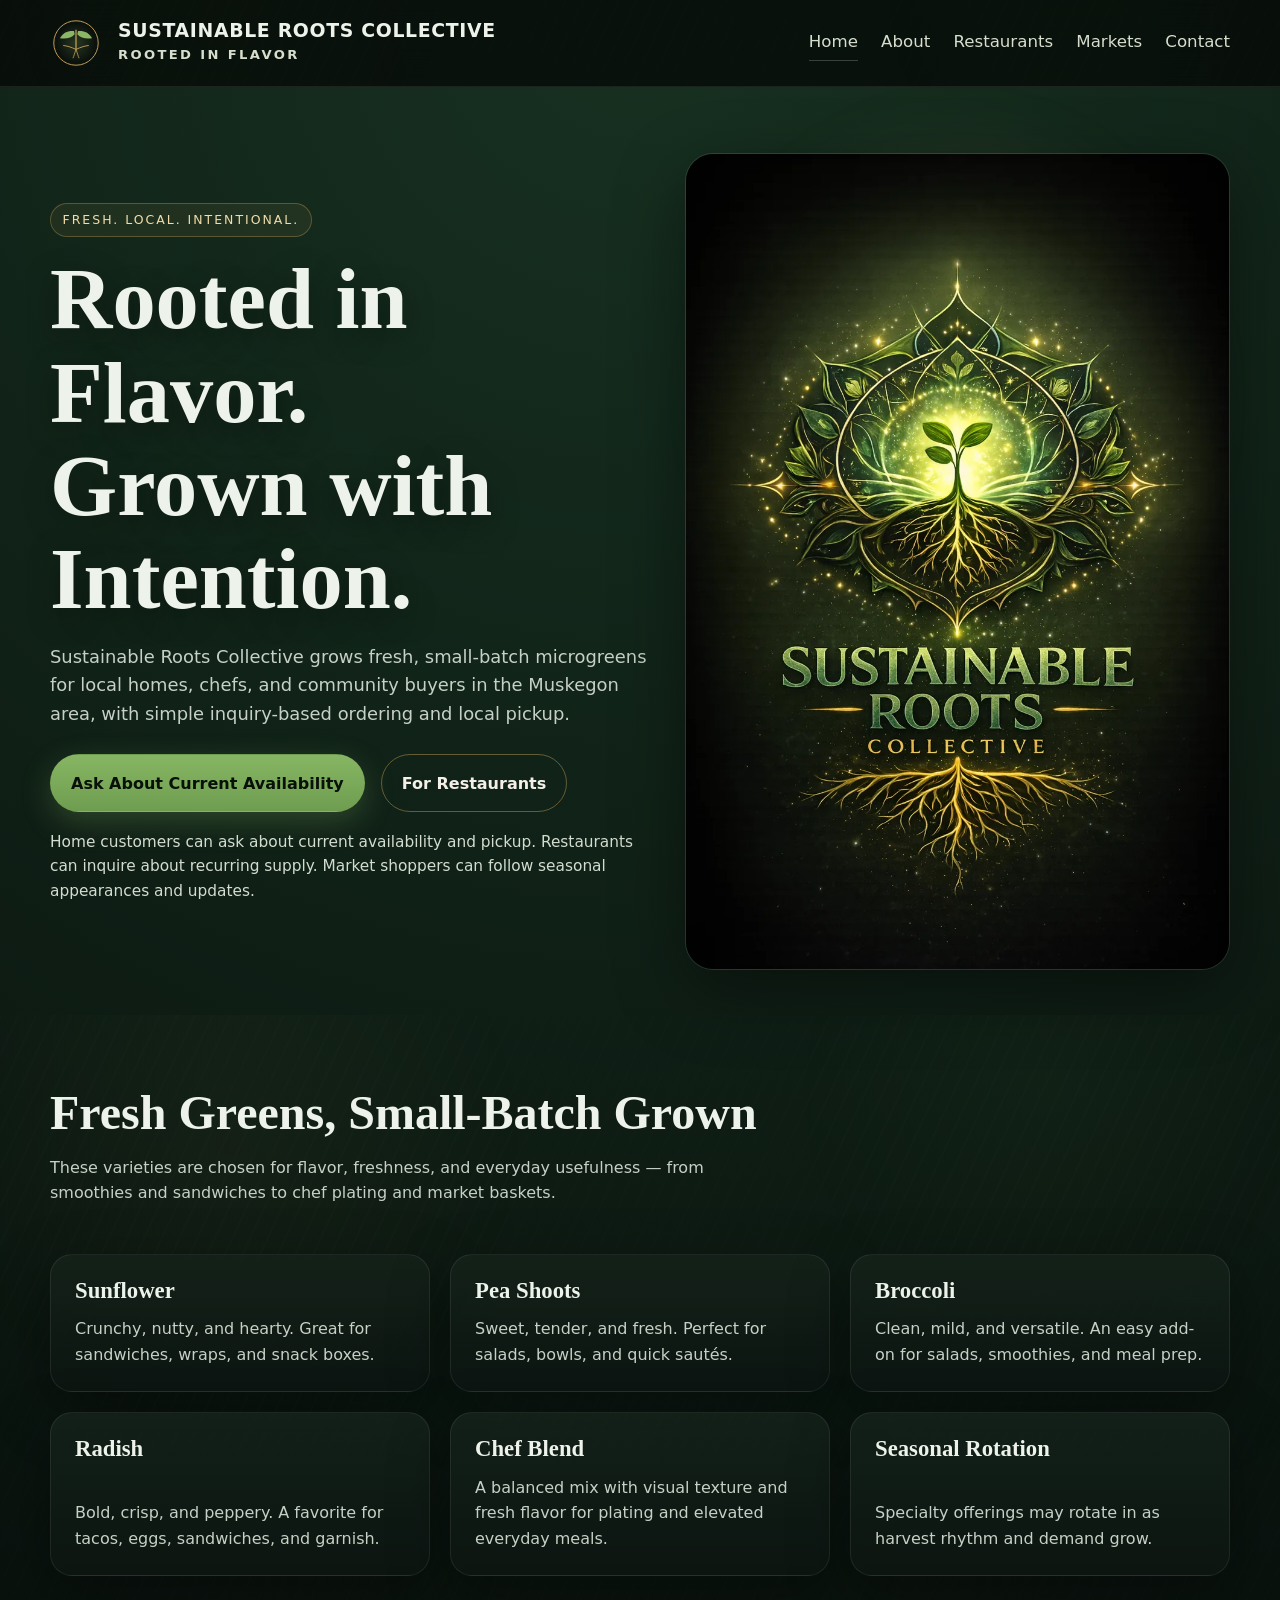
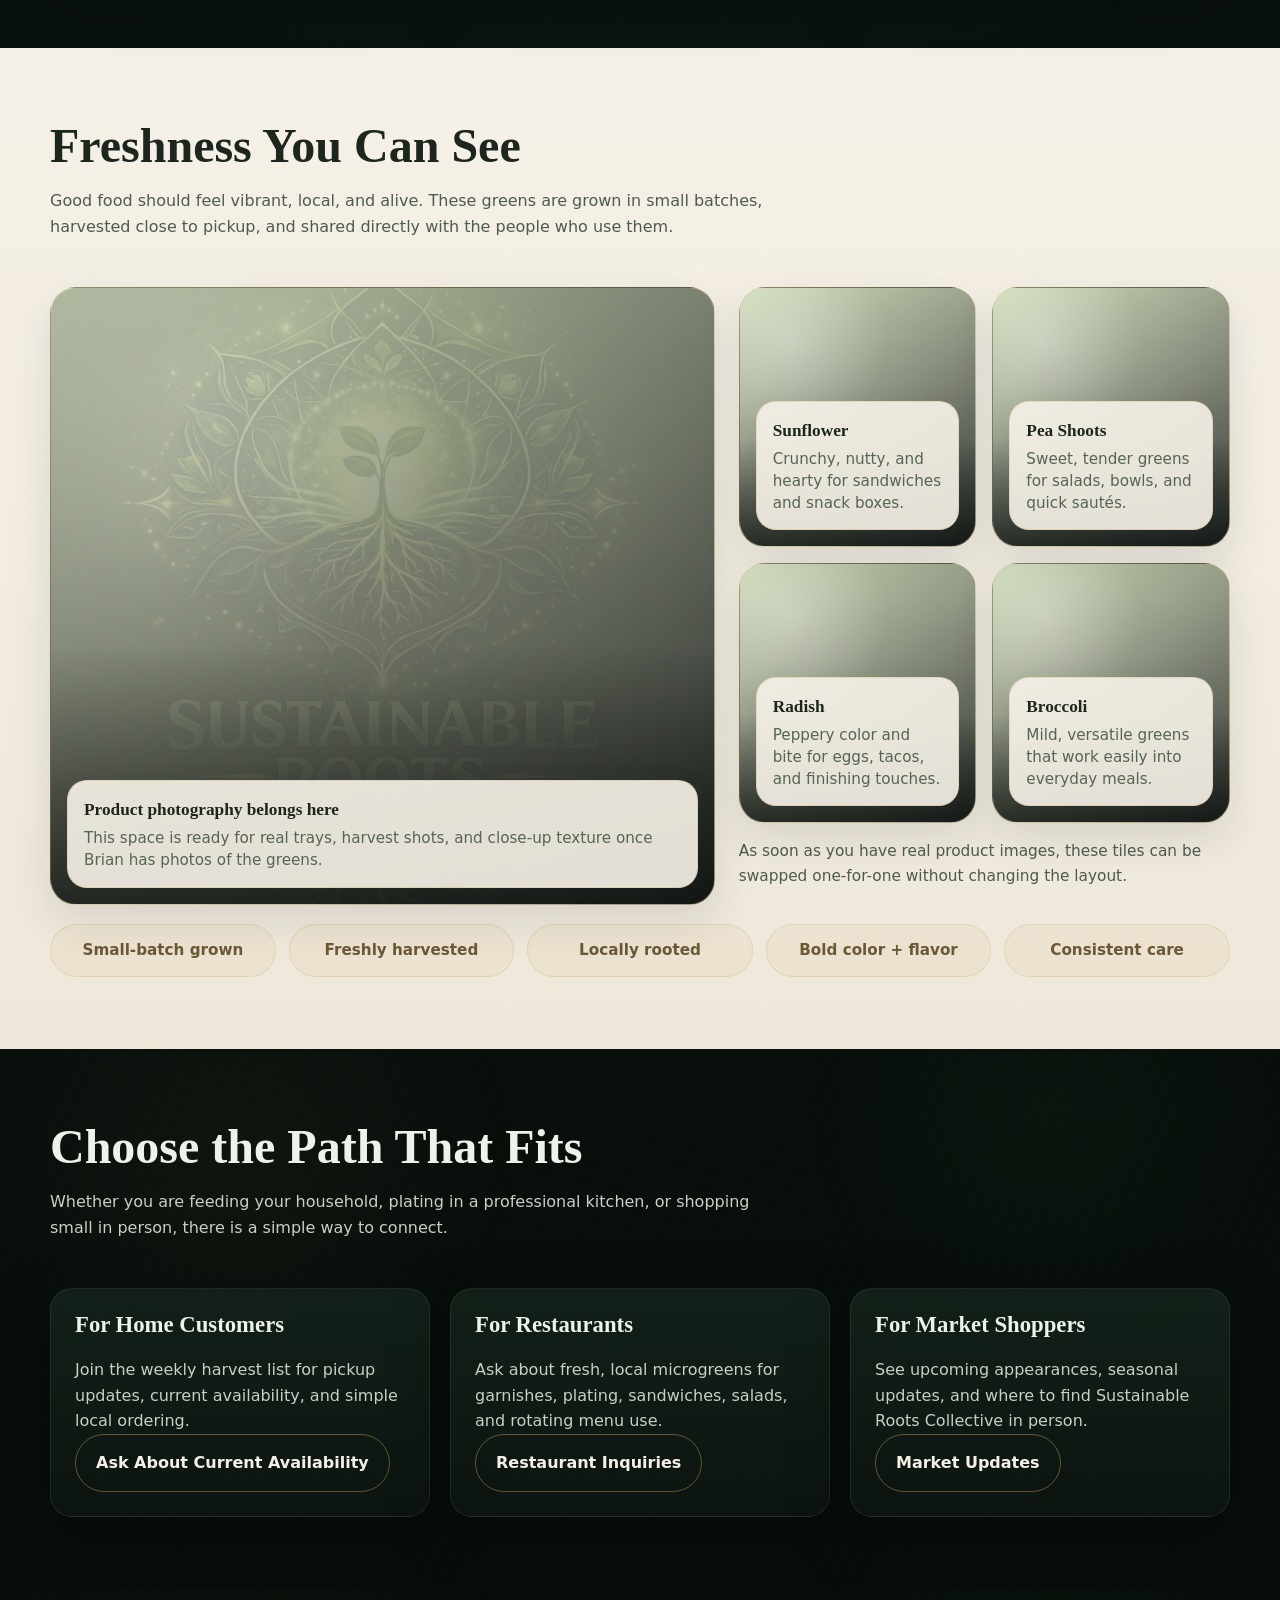
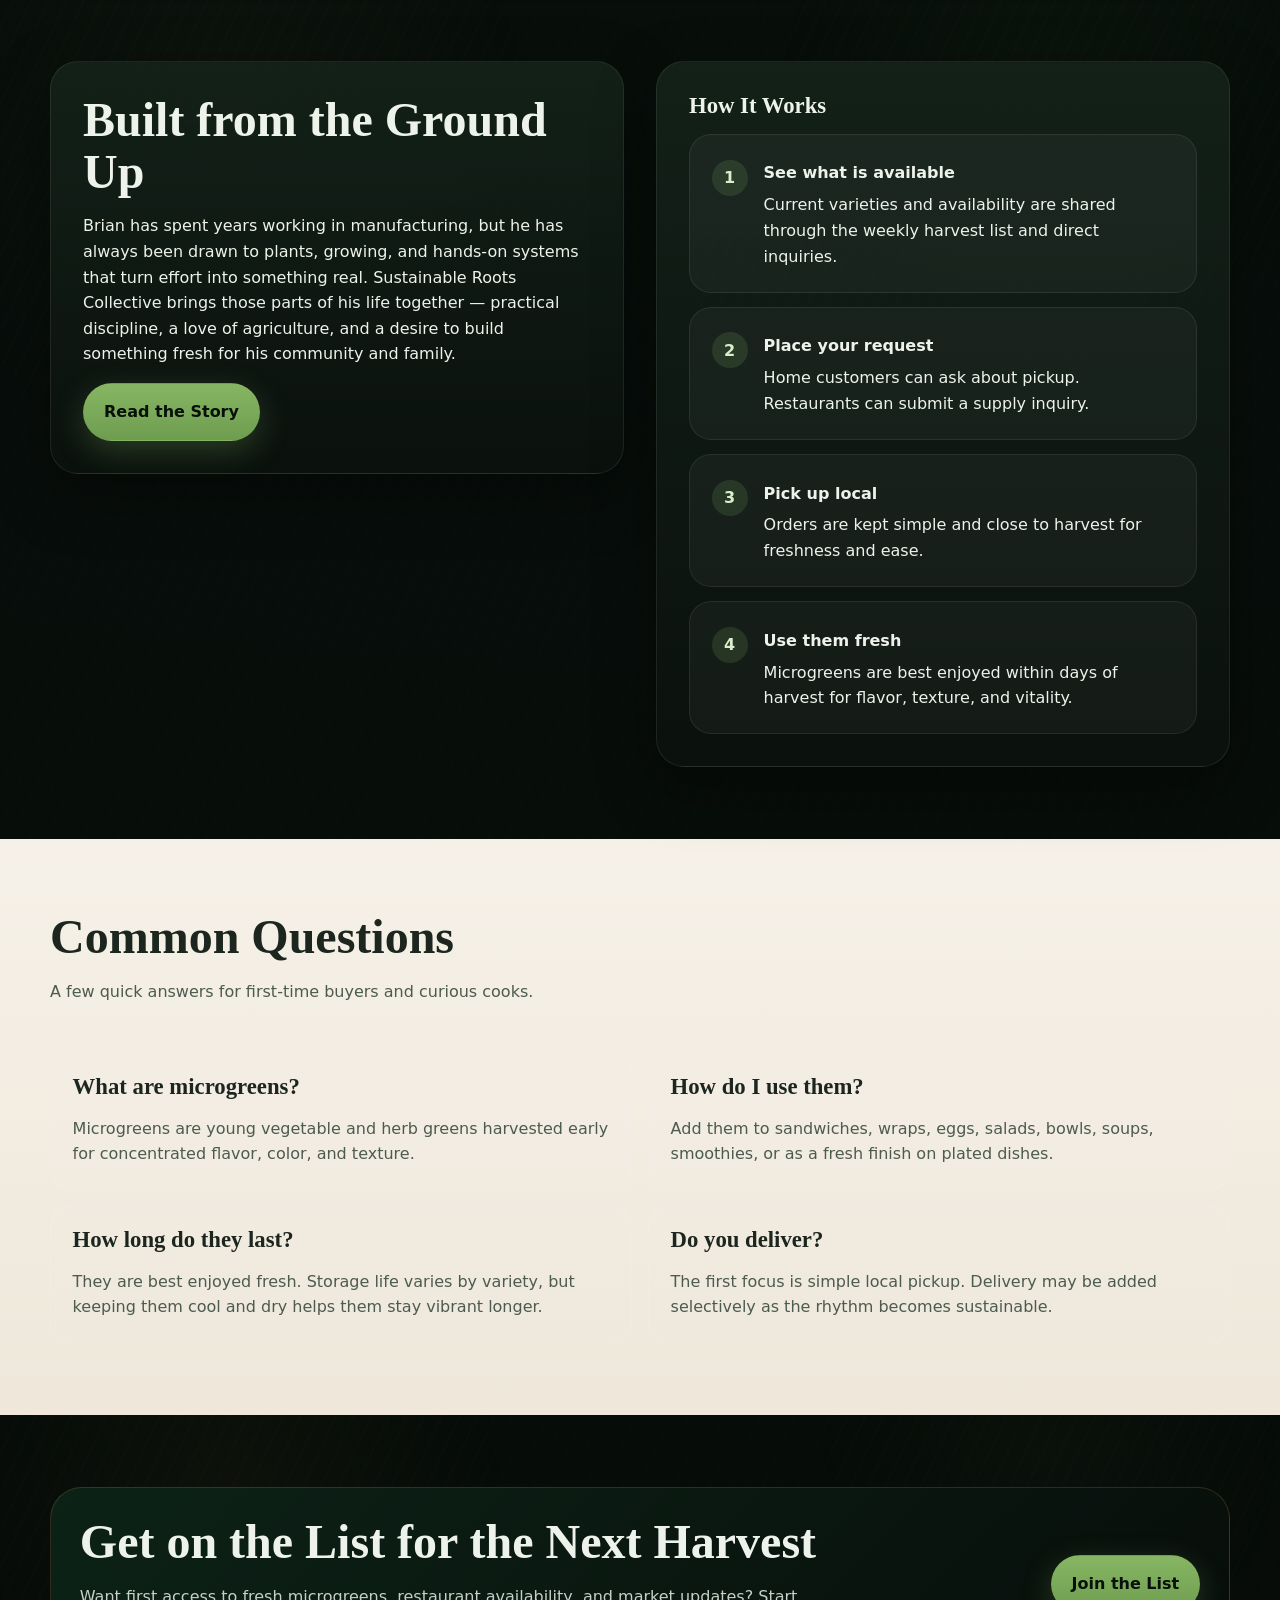
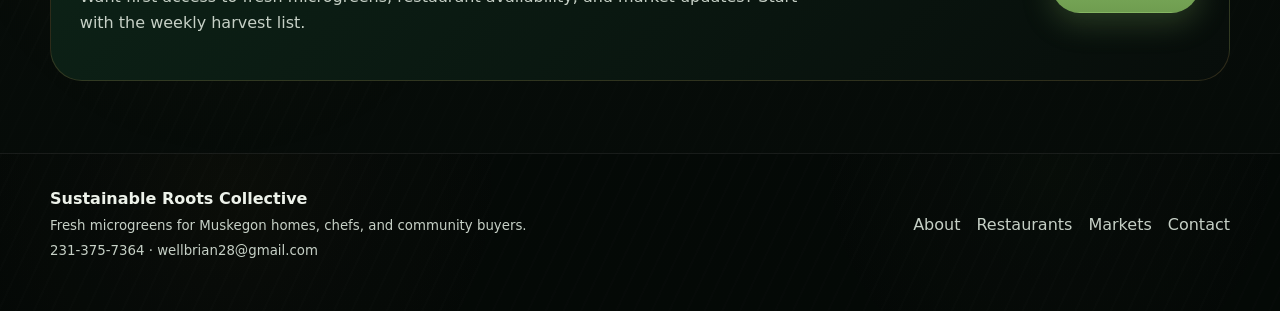
<file: index.html>
<!DOCTYPE html>
<html lang="en">
<head>
  <meta charset="UTF-8" />
  <meta name="viewport" content="width=device-width, initial-scale=1.0" />
  <title>Sustainable Roots Collective | Fresh Microgreens in Muskegon</title>
  <meta name="description" content="Fresh, small-batch microgreens grown in Muskegon for local homes, chefs, and community buyers. Join the weekly harvest list or ask about restaurant supply." />
  <meta property="og:title" content="Sustainable Roots Collective" />
  <meta property="og:description" content="Fresh, small-batch microgreens grown for Muskegon homes, chefs, and community buyers." />
  <meta property="og:image" content="assets/brand/hero-art-opt.png" />
  <meta property="og:type" content="website" />
  <link rel="icon" type="image/svg+xml" href="assets/brand/favicon.svg" />
  <link rel="canonical" href="https://sustainable-roots-collective-site.netlify.app/index.html" />
  <link rel="stylesheet" href="styles.css" />
</head>
<body>
  <a class="skip-link" href="#main-content">Skip to content</a>
  <header class="site-header">
    <div class="container nav">
      <a class="brand" href="index.html" aria-label="Sustainable Roots Collective home">
        <img src="assets/brand/logo-mark.svg" alt="Sustainable Roots Collective mark" />
        <span class="brand-lockup">
          <span class="brand-name">Sustainable Roots Collective</span>
          <span class="brand-tag">Rooted in flavor</span>
        </span>
      </a>
      <nav class="nav-links" aria-label="Primary navigation">
        <a data-nav href="index.html">Home</a>
        <a data-nav href="about.html">About</a>
        <a data-nav href="restaurants.html">Restaurants</a>
        <a data-nav href="markets.html">Markets</a>
        <a data-nav href="contact.html">Contact</a>
      </nav>
    </div>
  </header>

  <main id="main-content">
    <section class="hero">
      <div class="container hero-grid">
        <div>
          <span class="eyebrow">Fresh. Local. Intentional.</span>
          <h1>Rooted in Flavor.<br/>Grown with Intention.</h1>
          <p class="lead">Sustainable Roots Collective grows fresh, small-batch microgreens for local homes, chefs, and community buyers in the Muskegon area, with simple inquiry-based ordering and local pickup.</p>
          <div class="hero-actions">
            <a class="btn btn-primary" href="contact.html">Ask About Current Availability</a>
            <a class="btn btn-secondary" href="restaurants.html">For Restaurants</a>
          </div>
          <p class="hero-note">Home customers can ask about current availability and pickup. Restaurants can inquire about recurring supply. Market shoppers can follow seasonal appearances and updates.</p>
        </div>
        <div class="hero-art-wrap">
          <div class="hero-art"><picture>
            <source srcset="assets/brand/hero-art.webp" type="image/webp">
            <img src="assets/brand/hero-art-opt.png" width="900" height="1350" fetchpriority="high" decoding="async" alt="Glowing Sustainable Roots Collective artwork showing a sprout with roots" />
          </picture></div>
        </div>
      </div>
    </section>

    <section class="section alt">
      <div class="container">
        <div class="section-head">
          <div>
            <h2>Fresh Greens, Small-Batch Grown</h2>
            <p class="section-sub">These varieties are chosen for flavor, freshness, and everyday usefulness — from smoothies and sandwiches to chef plating and market baskets.</p>
          </div>
        </div>
        <div class="cards">
          <article class="card"><h3>Sunflower</h3><p>Crunchy, nutty, and hearty. Great for sandwiches, wraps, and snack boxes.</p></article>
          <article class="card"><h3>Pea Shoots</h3><p>Sweet, tender, and fresh. Perfect for salads, bowls, and quick sautés.</p></article>
          <article class="card"><h3>Broccoli</h3><p>Clean, mild, and versatile. An easy add-on for salads, smoothies, and meal prep.</p></article>
          <article class="card"><h3>Radish</h3><p>Bold, crisp, and peppery. A favorite for tacos, eggs, sandwiches, and garnish.</p></article>
          <article class="card"><h3>Chef Blend</h3><p>A balanced mix with visual texture and fresh flavor for plating and elevated everyday meals.</p></article>
          <article class="card"><h3>Seasonal Rotation</h3><p>Specialty offerings may rotate in as harvest rhythm and demand grow.</p></article>
        </div>
      </div>
    </section>

    <section class="section section-light">
      <div class="container">
        <div class="section-head">
          <div>
            <h2>Freshness You Can See</h2>
            <p class="section-sub">Good food should feel vibrant, local, and alive. These greens are grown in small batches, harvested close to pickup, and shared directly with the people who use them.</p>
          </div>
        </div>
        <div class="product-showcase">
          <div class="product-feature">
            <div class="product-shot tall">
              <picture>
                <source srcset="assets/brand/hero-art.webp" type="image/webp">
                <img src="assets/brand/hero-art-opt.png" width="900" height="1350" loading="lazy" decoding="async" alt="Decorative placeholder for future microgreen product photography" />
              </picture>
              <div class="product-label">
                <strong>Product photography belongs here</strong>
                <span>This space is ready for real trays, harvest shots, and close-up texture once Brian has photos of the greens.</span>
              </div>
            </div>
          </div>
          <div>
            <div class="product-stack">
              <div class="product-shot">
                <div class="product-label"><strong>Sunflower</strong><span>Crunchy, nutty, and hearty for sandwiches and snack boxes.</span></div>
              </div>
              <div class="product-shot">
                <div class="product-label"><strong>Pea Shoots</strong><span>Sweet, tender greens for salads, bowls, and quick sautés.</span></div>
              </div>
              <div class="product-shot">
                <div class="product-label"><strong>Radish</strong><span>Peppery color and bite for eggs, tacos, and finishing touches.</span></div>
              </div>
              <div class="product-shot">
                <div class="product-label"><strong>Broccoli</strong><span>Mild, versatile greens that work easily into everyday meals.</span></div>
              </div>
            </div>
            <p class="product-note">As soon as you have real product images, these tiles can be swapped one-for-one without changing the layout.</p>
          </div>
        </div>
        <div class="value-list">
          <div class="value-chip">Small-batch grown</div>
          <div class="value-chip">Freshly harvested</div>
          <div class="value-chip">Locally rooted</div>
          <div class="value-chip">Bold color + flavor</div>
          <div class="value-chip">Consistent care</div>
        </div>
      </div>
    </section>

    <section class="section">
      <div class="container">
        <div class="section-head">
          <div>
            <h2>Choose the Path That Fits</h2>
            <p class="section-sub">Whether you are feeding your household, plating in a professional kitchen, or shopping small in person, there is a simple way to connect.</p>
          </div>
        </div>
        <div class="cards">
          <article class="card"><h3>For Home Customers</h3><p>Join the weekly harvest list for pickup updates, current availability, and simple local ordering.</p><a class="btn btn-secondary" href="contact.html">Ask About Current Availability</a></article>
          <article class="card"><h3>For Restaurants</h3><p>Ask about fresh, local microgreens for garnishes, plating, sandwiches, salads, and rotating menu use.</p><a class="btn btn-secondary" href="restaurants.html">Restaurant Inquiries</a></article>
          <article class="card"><h3>For Market Shoppers</h3><p>See upcoming appearances, seasonal updates, and where to find Sustainable Roots Collective in person.</p><a class="btn btn-secondary" href="markets.html">Market Updates</a></article>
        </div>
      </div>
    </section>

    <section class="section alt">
      <div class="container two-col">
        <div class="story-card">
          <h2>Built from the Ground Up</h2>
          <p>Brian has spent years working in manufacturing, but he has always been drawn to plants, growing, and hands-on systems that turn effort into something real. Sustainable Roots Collective brings those parts of his life together — practical discipline, a love of agriculture, and a desire to build something fresh for his community and family.</p>
          <a class="btn btn-primary" href="about.html">Read the Story</a>
        </div>
        <div class="panel">
          <h3>How It Works</h3>
          <div class="steps" style="grid-template-columns:1fr; gap:.9rem;">
            <div class="step"><span class="step-num">1</span><strong>See what is available</strong><p>Current varieties and availability are shared through the weekly harvest list and direct inquiries.</p></div>
            <div class="step"><span class="step-num">2</span><strong>Place your request</strong><p>Home customers can ask about pickup. Restaurants can submit a supply inquiry.</p></div>
            <div class="step"><span class="step-num">3</span><strong>Pick up local</strong><p>Orders are kept simple and close to harvest for freshness and ease.</p></div>
            <div class="step"><span class="step-num">4</span><strong>Use them fresh</strong><p>Microgreens are best enjoyed within days of harvest for flavor, texture, and vitality.</p></div>
          </div>
        </div>
      </div>
    </section>

    <section class="section section-light">
      <div class="container">
        <div class="section-head">
          <div>
            <h2>Common Questions</h2>
            <p class="section-sub">A few quick answers for first-time buyers and curious cooks.</p>
          </div>
        </div>
        <div class="faq-grid">
          <article class="faq"><h3>What are microgreens?</h3><p>Microgreens are young vegetable and herb greens harvested early for concentrated flavor, color, and texture.</p></article>
          <article class="faq"><h3>How do I use them?</h3><p>Add them to sandwiches, wraps, eggs, salads, bowls, soups, smoothies, or as a fresh finish on plated dishes.</p></article>
          <article class="faq"><h3>How long do they last?</h3><p>They are best enjoyed fresh. Storage life varies by variety, but keeping them cool and dry helps them stay vibrant longer.</p></article>
          <article class="faq"><h3>Do you deliver?</h3><p>The first focus is simple local pickup. Delivery may be added selectively as the rhythm becomes sustainable.</p></article>
        </div>
      </div>
    </section>

    <section class="section">
      <div class="container">
        <div class="cta-band">
          <div>
            <h2>Get on the List for the Next Harvest</h2>
            <p class="section-sub">Want first access to fresh microgreens, restaurant availability, and market updates? Start with the weekly harvest list.</p>
          </div>
          <a class="btn btn-primary" href="contact.html">Join the List</a>
        </div>
      </div>
    </section>
  </main>

  <footer class="site-footer">
    <div class="container footer-grid">
      <div>
        <strong>Sustainable Roots Collective</strong><br/>
        <small>Fresh microgreens for Muskegon homes, chefs, and community buyers.</small><br/>
        <small><a href="tel:2313757364">231-375-7364</a> · <a href="mailto:wellbrian28@gmail.com">wellbrian28@gmail.com</a></small>
      </div>
      <div class="footer-links">
        <a href="about.html">About</a>
        <a href="restaurants.html">Restaurants</a>
        <a href="markets.html">Markets</a>
        <a href="contact.html">Contact</a>
      </div>
    </div>
  </footer>
  <script src="script.js"></script>
</body>
</html>
</file>
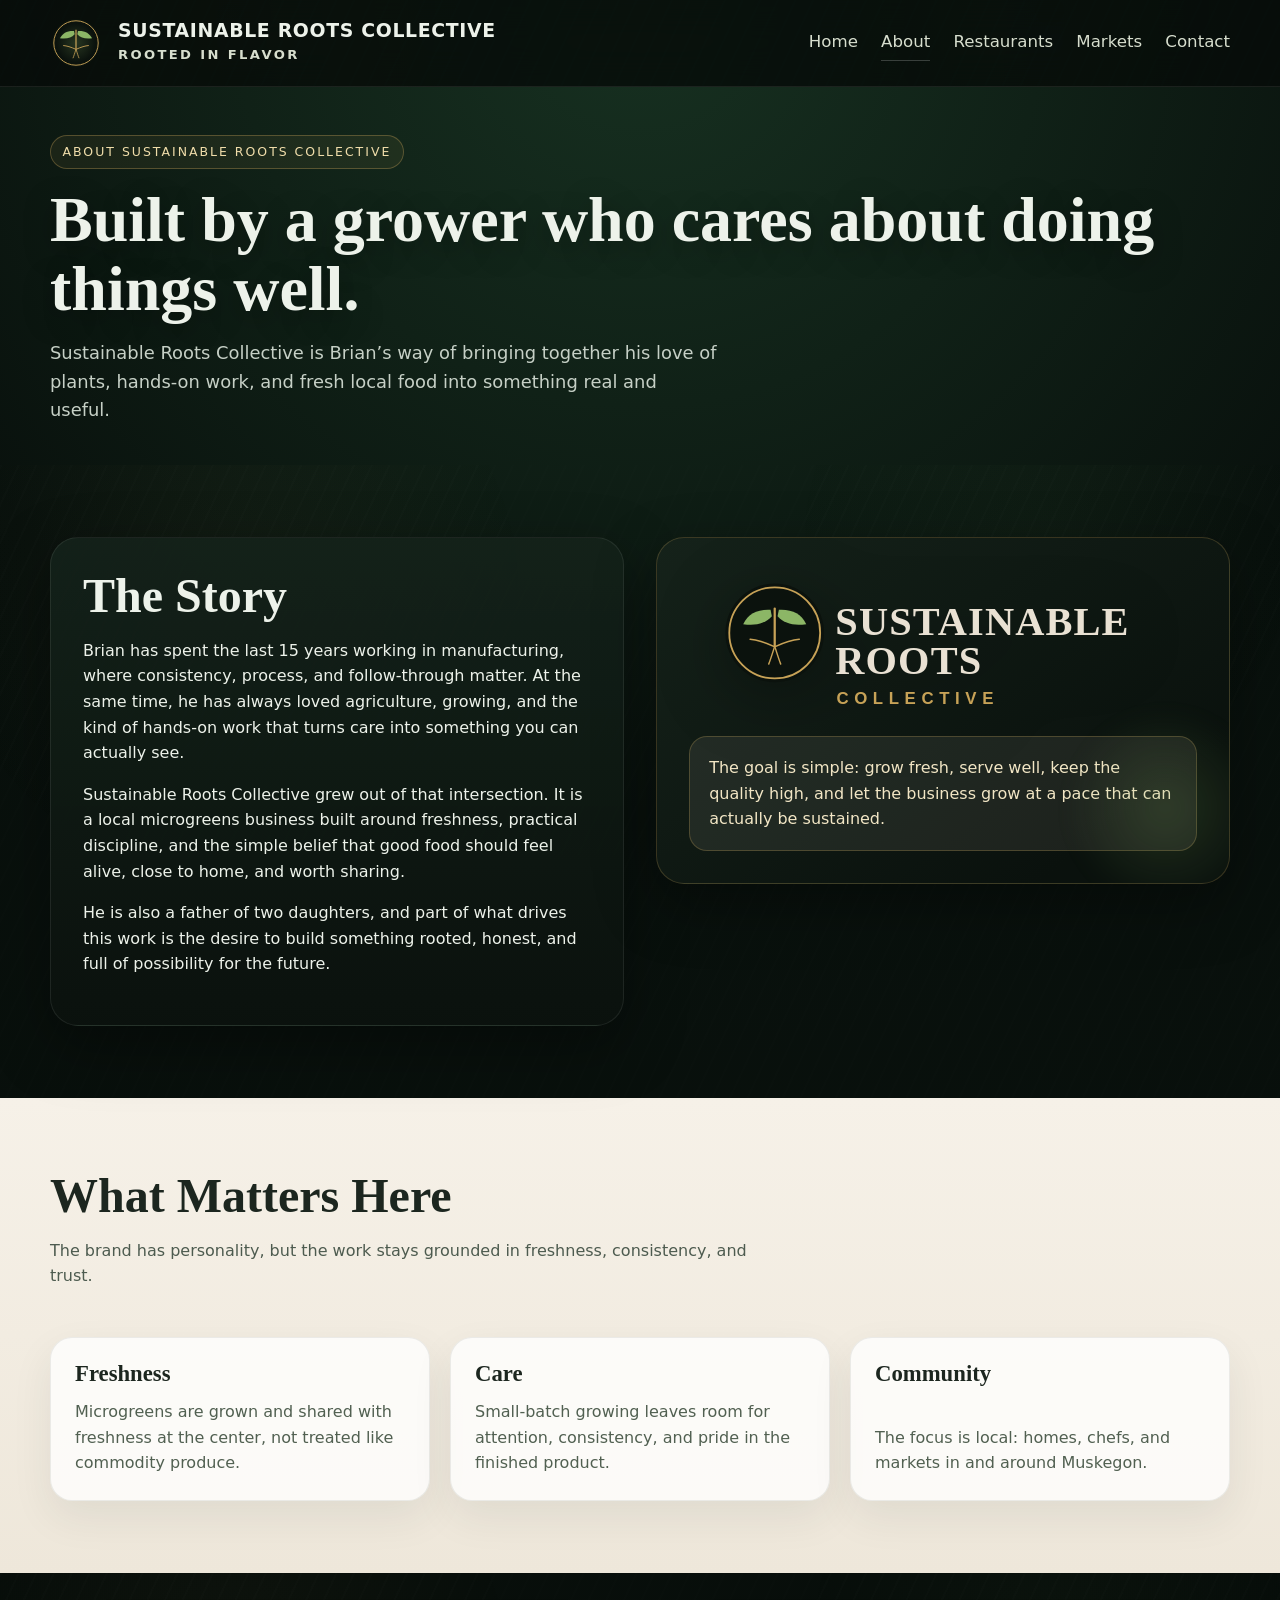
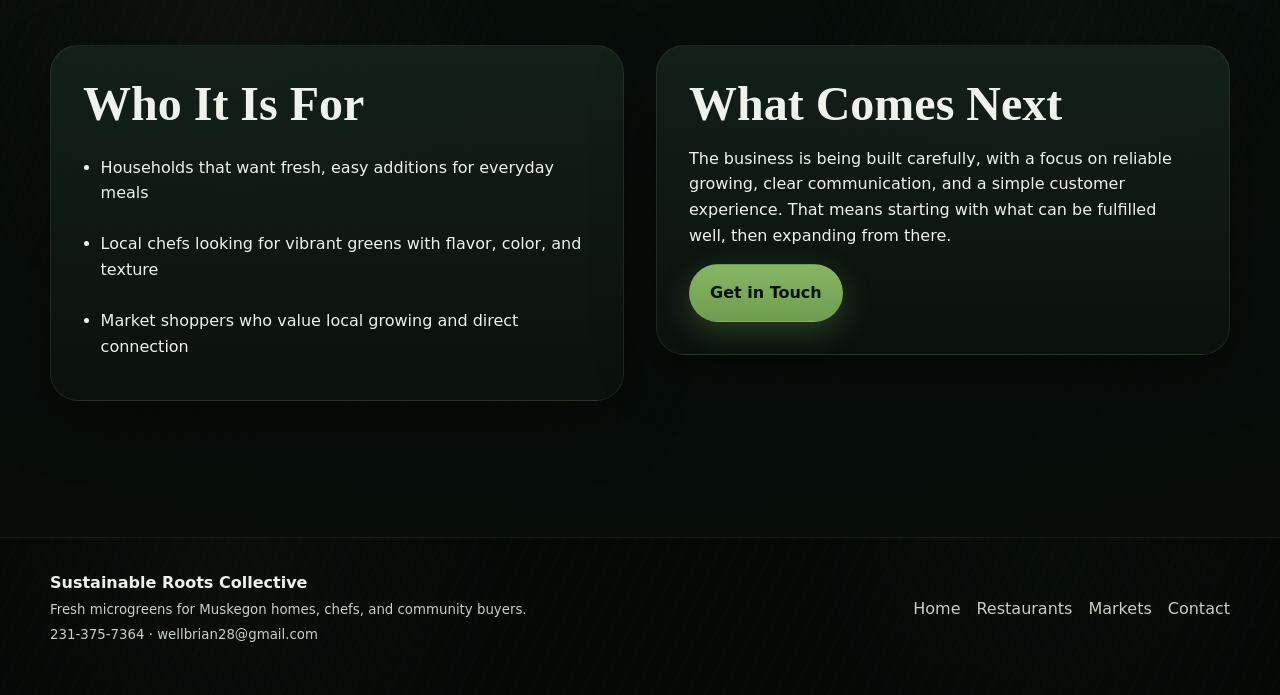
<file: about.html>
<!DOCTYPE html>
<html lang="en">
<head>
  <meta charset="UTF-8" />
  <meta name="viewport" content="width=device-width, initial-scale=1.0" />
  <title>About | Sustainable Roots Collective</title>
  <meta name="description" content="Learn more about Brian and the story behind Sustainable Roots Collective, a Muskegon microgreens business rooted in freshness, care, and real follow-through." />
  <meta property="og:title" content="About Sustainable Roots Collective" />
  <meta property="og:description" content="A rooted, local microgreens business built from a love of growing, practical systems, and community." />
  <meta property="og:image" content="assets/brand/hero-art-opt.png" />
  <link rel="icon" type="image/svg+xml" href="assets/brand/favicon.svg" />
  <link rel="canonical" href="https://sustainable-roots-collective-site.netlify.app/about.html" />
  <link rel="stylesheet" href="styles.css" />
</head>
<body>
  <a class="skip-link" href="#main-content">Skip to content</a>
  <header class="site-header">
    <div class="container nav">
      <a class="brand" href="index.html" aria-label="Sustainable Roots Collective home">
        <img src="assets/brand/logo-mark.svg" alt="Sustainable Roots Collective mark" />
        <span class="brand-lockup">
          <span class="brand-name">Sustainable Roots Collective</span>
          <span class="brand-tag">Rooted in flavor</span>
        </span>
      </a>
      <nav class="nav-links" aria-label="Primary navigation">
        <a data-nav href="index.html">Home</a>
        <a data-nav href="about.html">About</a>
        <a data-nav href="restaurants.html">Restaurants</a>
        <a data-nav href="markets.html">Markets</a>
        <a data-nav href="contact.html">Contact</a>
      </nav>
    </div>
  </header>

  <main id="main-content" class="content-wrap">
    <section class="page-hero">
      <div class="container">
        <span class="eyebrow">About Sustainable Roots Collective</span>
        <h1>Built by a grower who cares about doing things well.</h1>
        <p class="lead">Sustainable Roots Collective is Brian’s way of bringing together his love of plants, hands-on work, and fresh local food into something real and useful.</p>
      </div>
    </section>

    <section class="section">
      <div class="container two-col">
        <div class="panel">
          <h2>The Story</h2>
          <p>Brian has spent the last 15 years working in manufacturing, where consistency, process, and follow-through matter. At the same time, he has always loved agriculture, growing, and the kind of hands-on work that turns care into something you can actually see.</p>
          <p>Sustainable Roots Collective grew out of that intersection. It is a local microgreens business built around freshness, practical discipline, and the simple belief that good food should feel alive, close to home, and worth sharing.</p>
          <p>He is also a father of two daughters, and part of what drives this work is the desire to build something rooted, honest, and full of possibility for the future.</p>
        </div>
        <div class="panel about-brand-card">
          <img class="about-brand-lockup" src="assets/brand/logo-lockup.svg" alt="Sustainable Roots Collective logo lockup" />
          <div class="callout">The goal is simple: grow fresh, serve well, keep the quality high, and let the business grow at a pace that can actually be sustained.</div>
        </div>
      </div>
    </section>

    <section class="section section-light">
      <div class="container">
        <div class="section-head">
          <div>
            <h2>What Matters Here</h2>
            <p class="section-sub">The brand has personality, but the work stays grounded in freshness, consistency, and trust.</p>
          </div>
        </div>
        <div class="cards">
          <article class="card"><h3>Freshness</h3><p>Microgreens are grown and shared with freshness at the center, not treated like commodity produce.</p></article>
          <article class="card"><h3>Care</h3><p>Small-batch growing leaves room for attention, consistency, and pride in the finished product.</p></article>
          <article class="card"><h3>Community</h3><p>The focus is local: homes, chefs, and markets in and around Muskegon.</p></article>
        </div>
      </div>
    </section>

    <section class="section alt">
      <div class="container two-col">
        <div class="panel">
          <h2>Who It Is For</h2>
          <ul class="list-clean">
            <li>Households that want fresh, easy additions for everyday meals</li>
            <li>Local chefs looking for vibrant greens with flavor, color, and texture</li>
            <li>Market shoppers who value local growing and direct connection</li>
          </ul>
        </div>
        <div class="panel">
          <h2>What Comes Next</h2>
          <p>The business is being built carefully, with a focus on reliable growing, clear communication, and a simple customer experience. That means starting with what can be fulfilled well, then expanding from there.</p>
          <a class="btn btn-primary" href="contact.html">Get in Touch</a>
        </div>
      </div>
    </section>
  </main>

  <footer class="site-footer">
    <div class="container footer-grid">
      <div>
        <strong>Sustainable Roots Collective</strong><br/>
        <small>Fresh microgreens for Muskegon homes, chefs, and community buyers.</small><br/>
        <small><a href="tel:2313757364">231-375-7364</a> · <a href="mailto:wellbrian28@gmail.com">wellbrian28@gmail.com</a></small>
      </div>
      <div class="footer-links">
        <a href="index.html">Home</a>
        <a href="restaurants.html">Restaurants</a>
        <a href="markets.html">Markets</a>
        <a href="contact.html">Contact</a>
      </div>
    </div>
  </footer>
  <script src="script.js"></script>
</body>
</html>
</file>
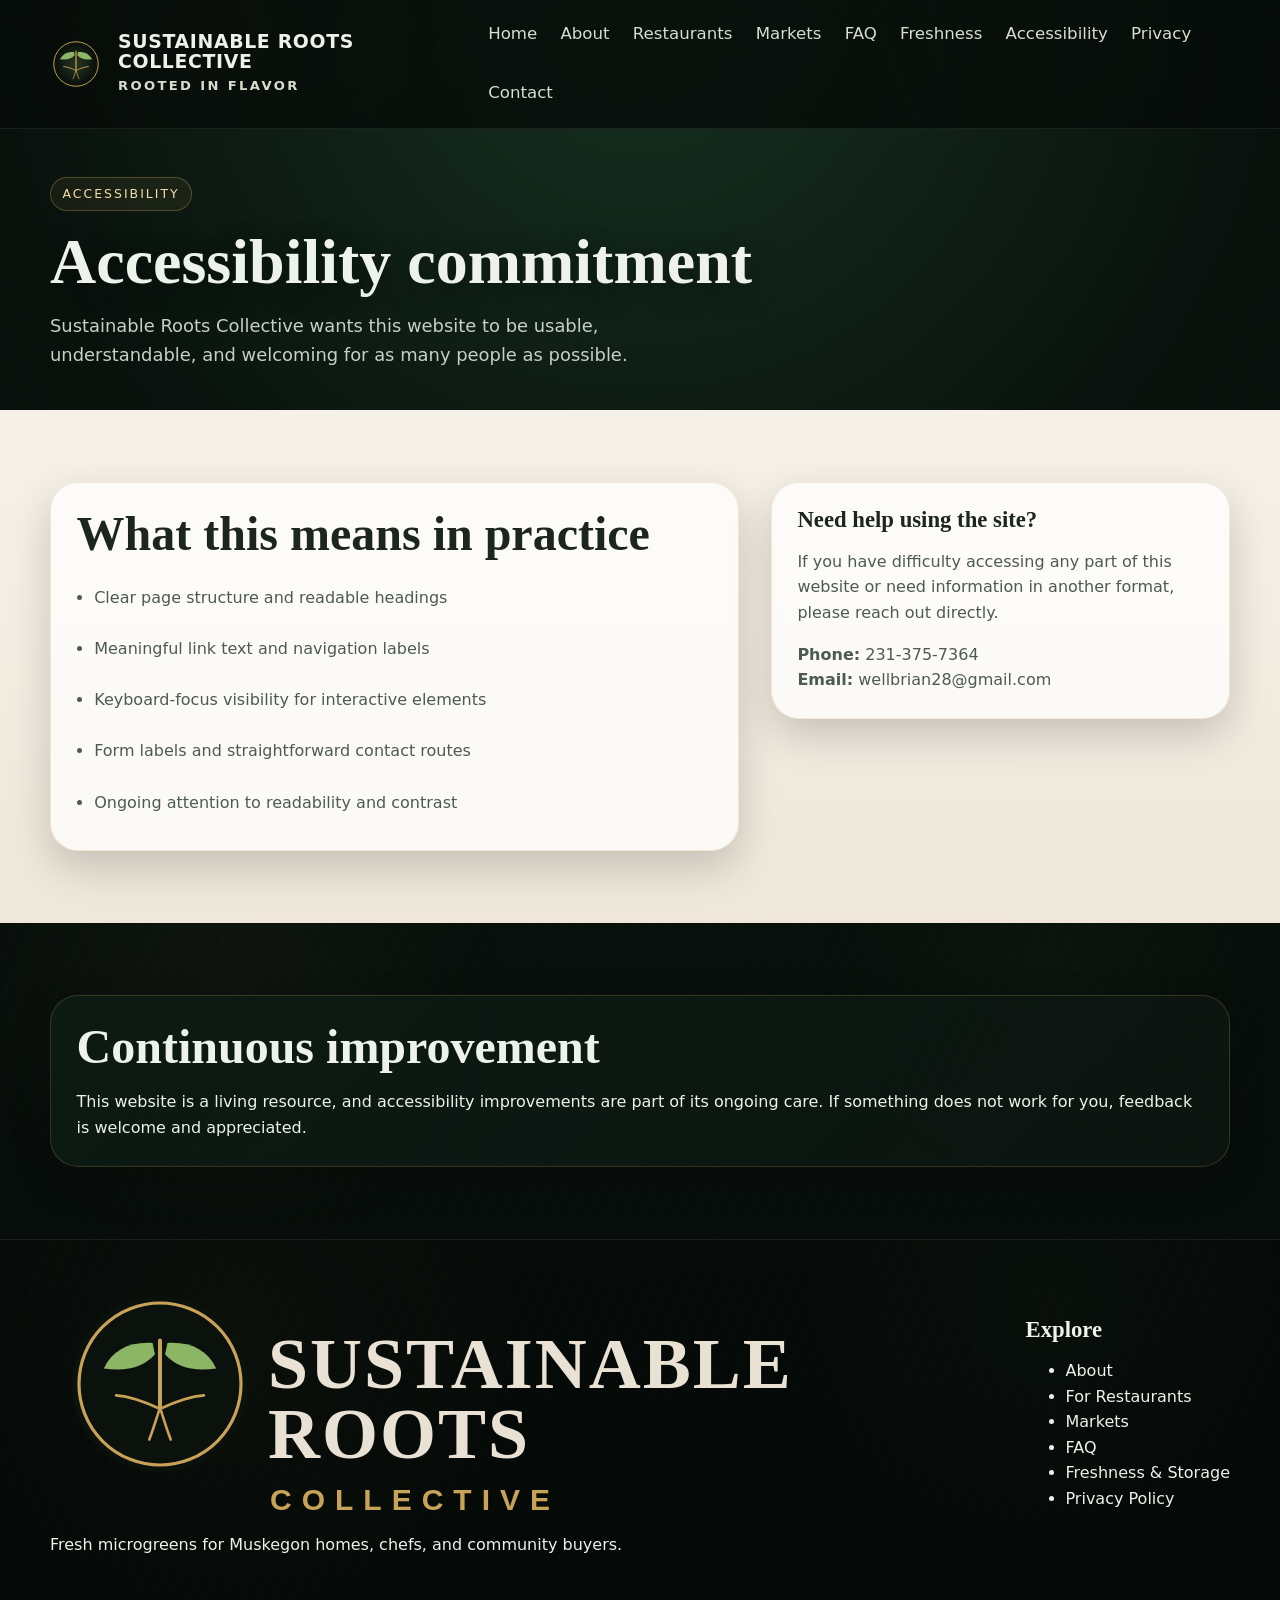
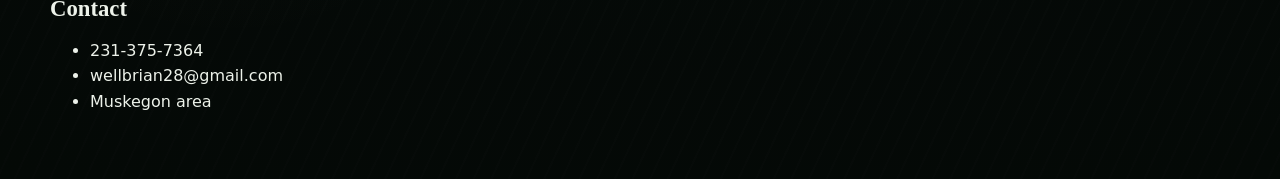
<file: accessibility.html>
<!doctype html>
<html lang="en">
<head>
  <meta charset="UTF-8">
  <meta name="viewport" content="width=device-width, initial-scale=1.0">
  <title>Accessibility | Sustainable Roots Collective</title>
  <meta name="description" content="Accessibility commitment and contact information for Sustainable Roots Collective.">
  <meta property="og:title" content="Accessibility | Sustainable Roots Collective">
  <meta property="og:description" content="Accessibility commitment and support information.">
  <meta property="og:type" content="website">
  <link rel="icon" href="assets/brand/favicon.svg" type="image/svg+xml">
  <link rel="stylesheet" href="styles.css">
</head>
<body>
  <header class="site-header">
    <div class="container nav">
      <a class="brand" href="index.html" aria-label="Sustainable Roots Collective home">
        <img src="assets/brand/logo-mark.svg" alt="Sustainable Roots Collective logo mark">
        <div>
          <div class="brand-name">SUSTAINABLE ROOTS COLLECTIVE</div>
          <div class="brand-tag">ROOTED IN FLAVOR</div>
        </div>
      </a>
      <nav class="nav-links" aria-label="Primary">
        <a href="index.html">Home</a>
        <a href="about.html">About</a>
        <a href="restaurants.html">Restaurants</a>
        <a href="markets.html">Markets</a>
        <a href="faq.html">FAQ</a>
        <a href="freshness.html">Freshness</a>
        <a href="accessibility.html" aria-current="page">Accessibility</a>
        <a href="privacy.html">Privacy</a>
        <a href="contact.html">Contact</a>
      </nav>
    </div>
  </header>

  <main>
    <section class="page-hero section-dark">
      <div class="container">
        <span class="eyebrow">Accessibility</span>
        <h1>Accessibility commitment</h1>
        <p class="lead">Sustainable Roots Collective wants this website to be usable, understandable, and welcoming for as many people as possible.</p>
      </div>
    </section>

    <section class="section section-light">
      <div class="container utility-grid">
        <div class="policy-card">
          <h2>What this means in practice</h2>
          <ul class="list-clean">
            <li>Clear page structure and readable headings</li>
            <li>Meaningful link text and navigation labels</li>
            <li>Keyboard-focus visibility for interactive elements</li>
            <li>Form labels and straightforward contact routes</li>
            <li>Ongoing attention to readability and contrast</li>
          </ul>
        </div>
        <div class="info-panel">
          <h3>Need help using the site?</h3>
          <p>If you have difficulty accessing any part of this website or need information in another format, please reach out directly.</p>
          <p><strong>Phone:</strong> <a href="tel:2313757364">231-375-7364</a><br><strong>Email:</strong> <a href="mailto:wellbrian28@gmail.com">wellbrian28@gmail.com</a></p>
        </div>
      </div>
    </section>

    <section class="section section-dark">
      <div class="container notice-card">
        <h2>Continuous improvement</h2>
        <p>This website is a living resource, and accessibility improvements are part of its ongoing care. If something does not work for you, feedback is welcome and appreciated.</p>
      </div>
    </section>
  </main>

  <footer class="site-footer">
    <div class="container footer-grid">
      <div>
        <img class="footer-mark" src="assets/brand/logo-lockup.svg" alt="Sustainable Roots Collective lockup">
        <p>Fresh microgreens for Muskegon homes, chefs, and community buyers.</p>
      </div>
      <div>
        <h3>Explore</h3>
        <ul>
          <li><a href="about.html">About</a></li>
          <li><a href="restaurants.html">For Restaurants</a></li>
          <li><a href="markets.html">Markets</a></li>
          <li><a href="faq.html">FAQ</a></li>
          <li><a href="freshness.html">Freshness & Storage</a></li>
          <li><a href="privacy.html">Privacy Policy</a></li>
        </ul>
      </div>
      <div>
        <h3>Contact</h3>
        <ul>
          <li><a href="tel:2313757364">231-375-7364</a></li>
          <li><a href="mailto:wellbrian28@gmail.com">wellbrian28@gmail.com</a></li>
          <li>Muskegon area</li>
        </ul>
      </div>
    </div>
  </footer>
</body>
</html>
</file>
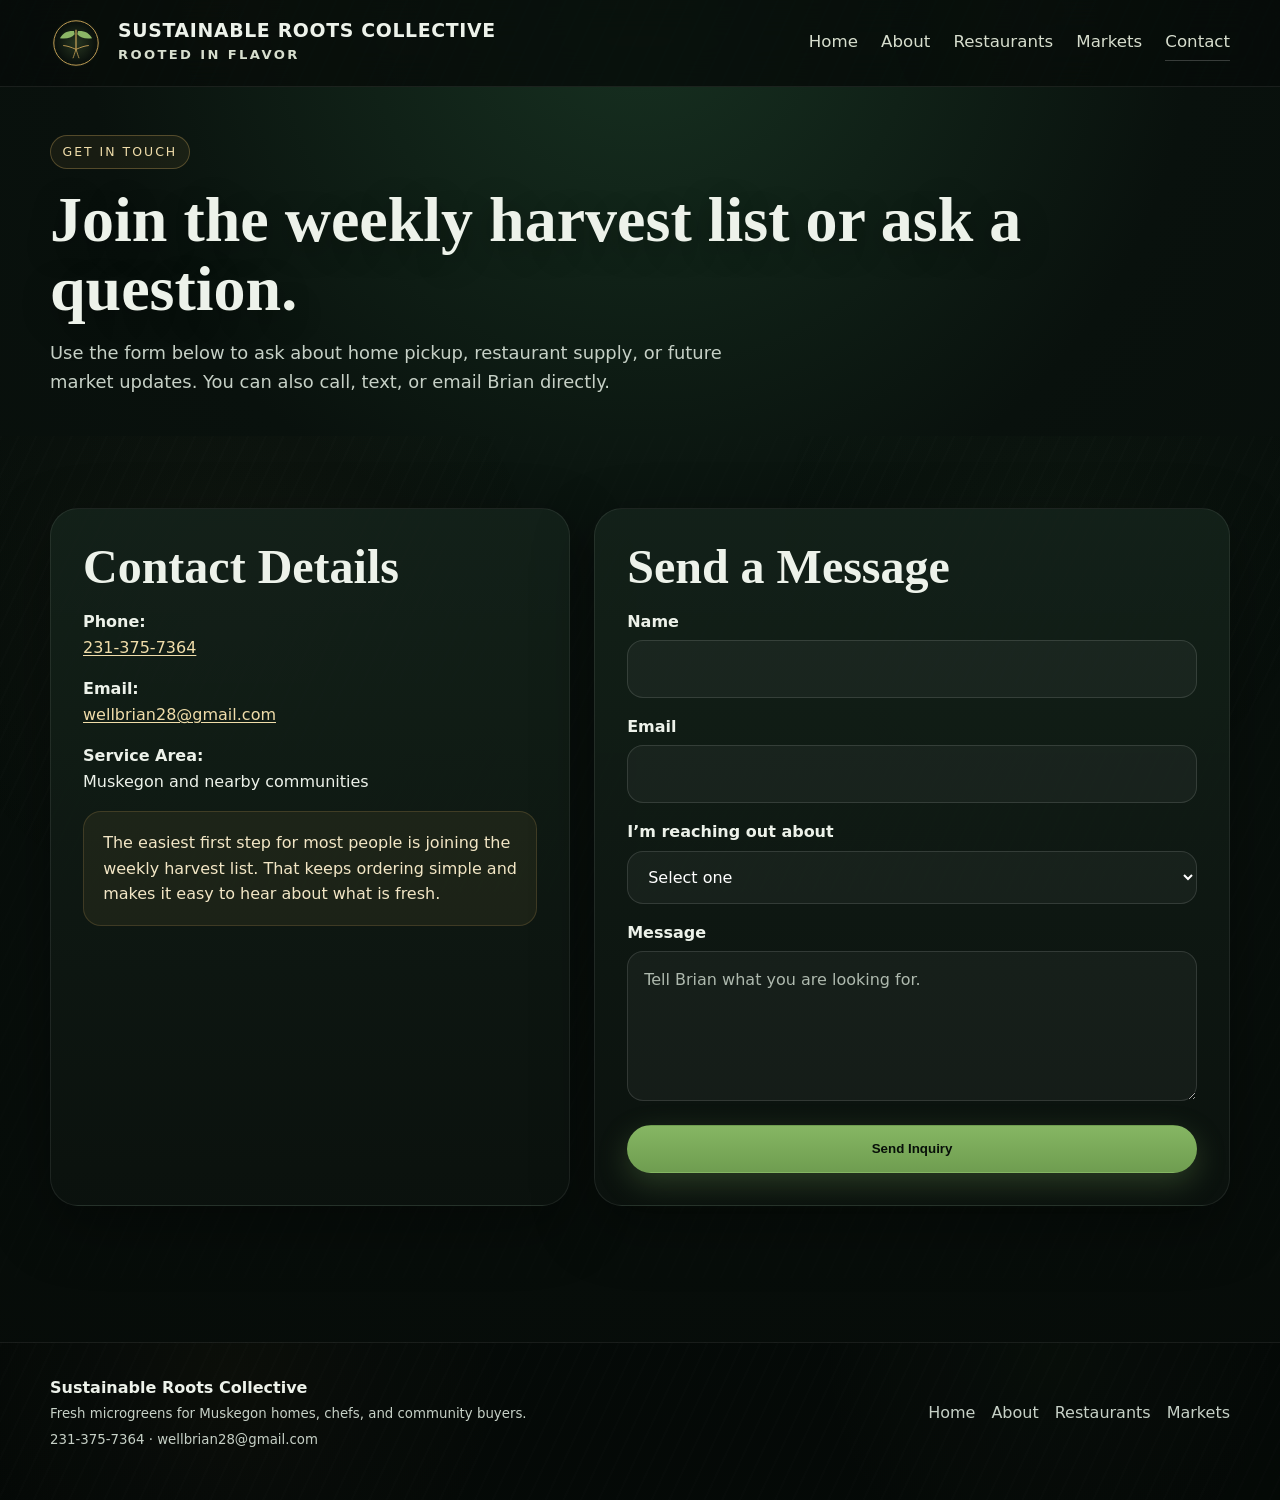
<file: contact.html>
<!DOCTYPE html>
<html lang="en">
<head>
  <meta charset="UTF-8" />
  <meta name="viewport" content="width=device-width, initial-scale=1.0" />
  <title>Contact | Sustainable Roots Collective</title>
  <meta name="description" content="Contact Sustainable Roots Collective to join the weekly harvest list, ask about pickup, or inquire about restaurant supply in Muskegon." />
  <meta property="og:title" content="Contact Sustainable Roots Collective" />
  <meta property="og:description" content="Join the weekly harvest list, ask about pickup, or reach out about restaurant supply." />
  <meta property="og:image" content="assets/brand/hero-art-opt.png" />
  <link rel="icon" type="image/svg+xml" href="assets/brand/favicon.svg" />
  <link rel="canonical" href="https://sustainable-roots-collective-site.netlify.app/contact.html" />
  <link rel="stylesheet" href="styles.css" />
</head>
<body>
  <a class="skip-link" href="#main-content">Skip to content</a>
  <header class="site-header">
    <div class="container nav">
      <a class="brand" href="index.html" aria-label="Sustainable Roots Collective home">
        <img src="assets/brand/logo-mark.svg" alt="Sustainable Roots Collective mark" />
        <span class="brand-lockup">
          <span class="brand-name">Sustainable Roots Collective</span>
          <span class="brand-tag">Rooted in flavor</span>
        </span>
      </a>
      <nav class="nav-links" aria-label="Primary navigation">
        <a data-nav href="index.html">Home</a>
        <a data-nav href="about.html">About</a>
        <a data-nav href="restaurants.html">Restaurants</a>
        <a data-nav href="markets.html">Markets</a>
        <a data-nav href="contact.html">Contact</a>
      </nav>
    </div>
  </header>

  <main id="main-content" class="content-wrap">
    <section class="page-hero">
      <div class="container">
        <span class="eyebrow">Get in touch</span>
        <h1>Join the weekly harvest list or ask a question.</h1>
        <p class="lead">Use the form below to ask about home pickup, restaurant supply, or future market updates. You can also call, text, or email Brian directly.</p>
      </div>
    </section>

    <section class="section">
      <div class="container contact-grid">
        <div class="panel">
          <h2>Contact Details</h2>
          <p><strong>Phone:</strong><br/><a class="inline-link" href="tel:2313757364">231-375-7364</a></p>
          <p><strong>Email:</strong><br/><a class="inline-link" href="mailto:wellbrian28@gmail.com">wellbrian28@gmail.com</a></p>
          <p><strong>Service Area:</strong><br/>Muskegon and nearby communities</p>
          <div class="callout">The easiest first step for most people is joining the weekly harvest list. That keeps ordering simple and makes it easy to hear about what is fresh.</div>
        </div>

        <div class="panel">
          <h2>Send a Message</h2>
          <form name="contact" method="POST" data-netlify="true" action="thank-you.html">
            <input type="hidden" name="form-name" value="contact" />
            <div>
              <label for="name">Name</label>
              <input id="name" name="name" type="text" autocomplete="name" required />
            </div>
            <div>
              <label for="email">Email</label>
              <input id="email" name="email" type="email" autocomplete="email" required />
            </div>
            <div>
              <label for="interest">I’m reaching out about</label>
              <select id="interest" name="interest" required>
                <option value="">Select one</option>
                <option>Joining the weekly harvest list</option>
                <option>Home pickup</option>
                <option>Restaurant supply</option>
                <option>Market updates</option>
                <option>Something else</option>
              </select>
            </div>
            <div>
              <label for="message">Message</label>
              <textarea id="message" name="message" placeholder="Tell Brian what you are looking for."></textarea>
            </div>
            <button class="btn btn-primary" type="submit">Send Inquiry</button>
          </form>
        </div>
      </div>
    </section>
  </main>

  <footer class="site-footer">
    <div class="container footer-grid">
      <div>
        <strong>Sustainable Roots Collective</strong><br/>
        <small>Fresh microgreens for Muskegon homes, chefs, and community buyers.</small><br/>
        <small><a href="tel:2313757364">231-375-7364</a> · <a href="mailto:wellbrian28@gmail.com">wellbrian28@gmail.com</a></small>
      </div>
      <div class="footer-links">
        <a href="index.html">Home</a>
        <a href="about.html">About</a>
        <a href="restaurants.html">Restaurants</a>
        <a href="markets.html">Markets</a>
      </div>
    </div>
  </footer>
  <script src="script.js"></script>
</body>
</html>
</file>
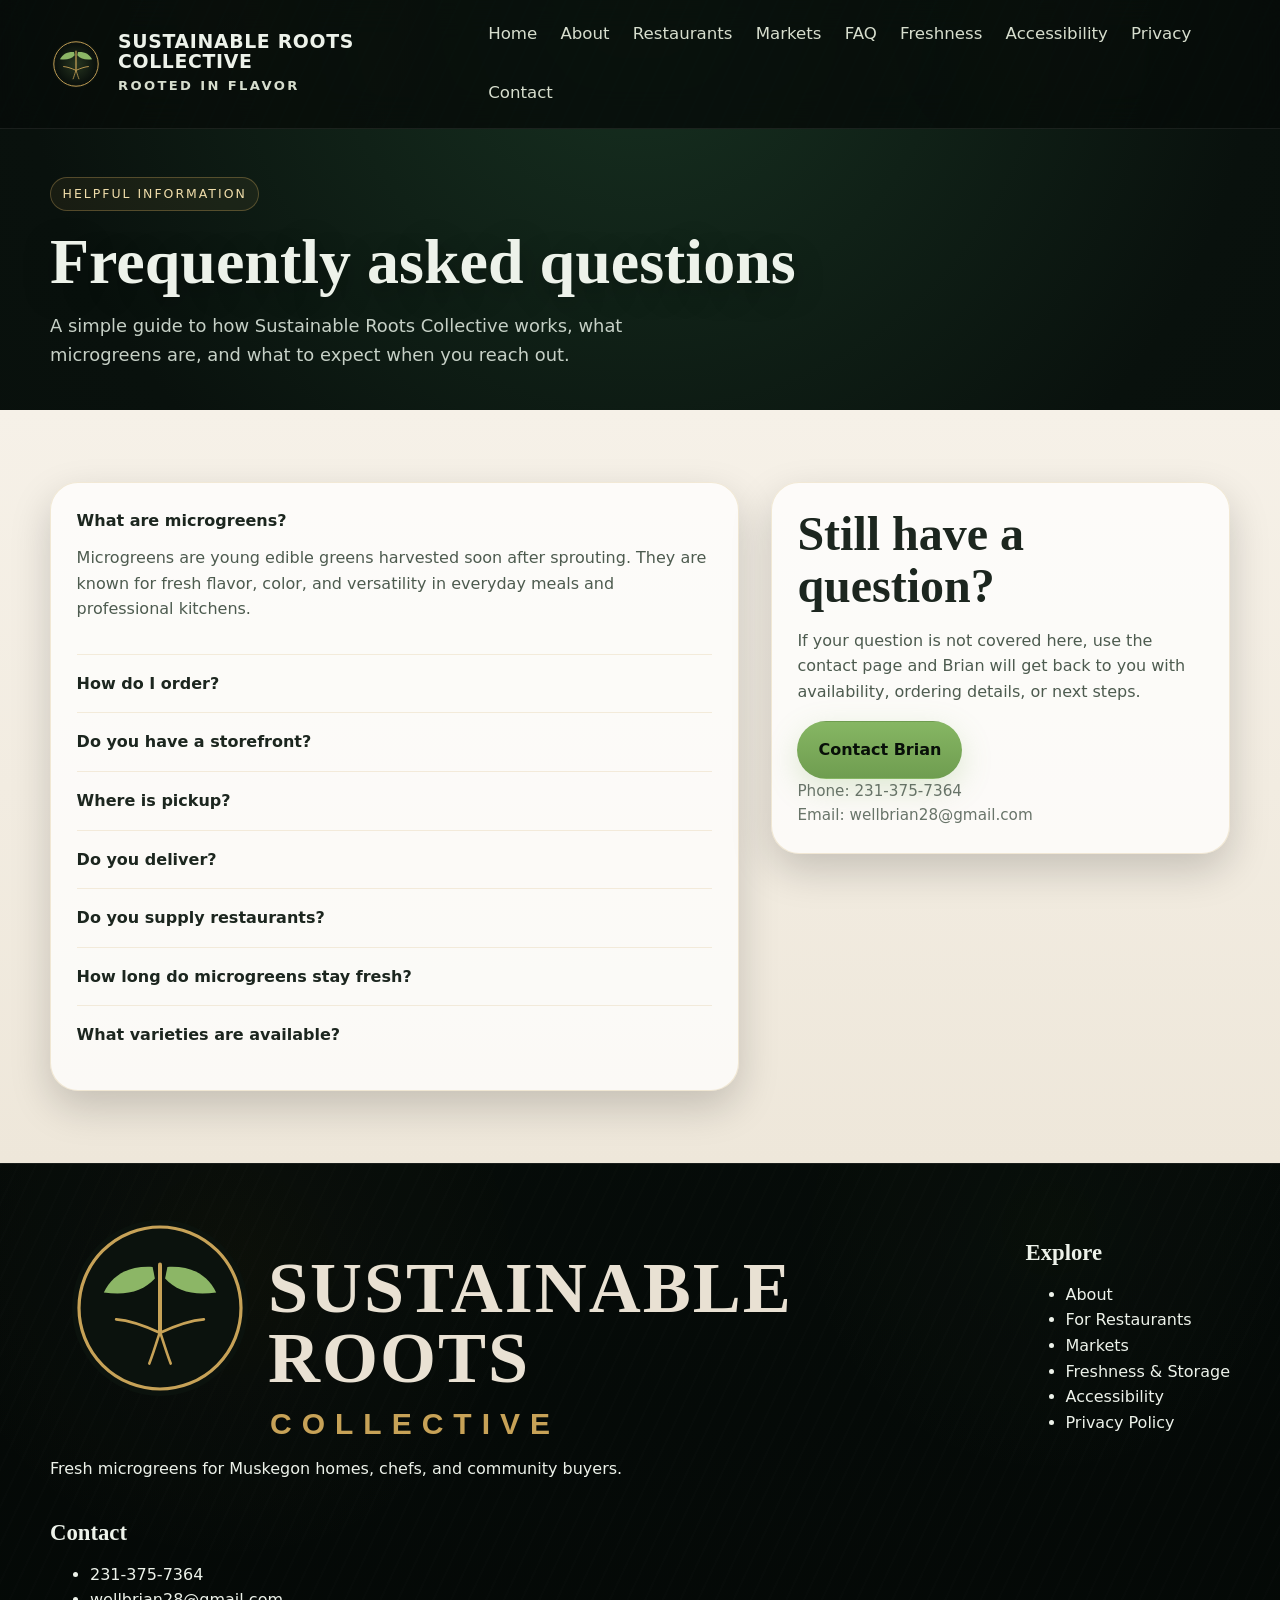
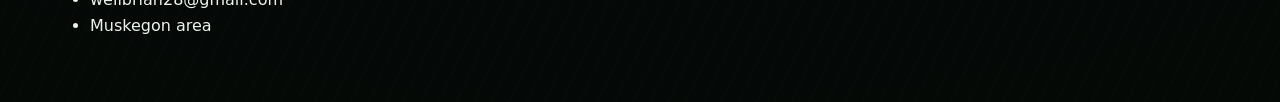
<file: faq.html>
<!doctype html>
<html lang="en">
<head>
  <meta charset="UTF-8">
  <meta name="viewport" content="width=device-width, initial-scale=1.0">
  <title>FAQ | Sustainable Roots Collective</title>
  <meta name="description" content="Frequently asked questions about microgreens, ordering, pickup, freshness, and restaurant supply for Sustainable Roots Collective in Muskegon.">
  <meta property="og:title" content="FAQ | Sustainable Roots Collective">
  <meta property="og:description" content="Answers about microgreens, ordering, pickup, storage, and restaurant supply.">
  <meta property="og:type" content="website">
  <link rel="icon" href="assets/brand/favicon.svg" type="image/svg+xml">
  <link rel="stylesheet" href="styles.css">
</head>
<body>
  <header class="site-header">
    <div class="container nav">
      <a class="brand" href="index.html" aria-label="Sustainable Roots Collective home">
        <img src="assets/brand/logo-mark.svg" alt="Sustainable Roots Collective logo mark">
        <div>
          <div class="brand-name">SUSTAINABLE ROOTS COLLECTIVE</div>
          <div class="brand-tag">ROOTED IN FLAVOR</div>
        </div>
      </a>
      <nav class="nav-links" aria-label="Primary">
        <a href="index.html">Home</a>
        <a href="about.html">About</a>
        <a href="restaurants.html">Restaurants</a>
        <a href="markets.html">Markets</a>
        <a href="faq.html" aria-current="page">FAQ</a>
        <a href="freshness.html">Freshness</a>
        <a href="accessibility.html">Accessibility</a>
        <a href="privacy.html">Privacy</a>
        <a href="contact.html">Contact</a>
      </nav>
    </div>
  </header>

  <main>
    <section class="page-hero section-dark">
      <div class="container">
        <span class="eyebrow">Helpful Information</span>
        <h1>Frequently asked questions</h1>
        <p class="lead">A simple guide to how Sustainable Roots Collective works, what microgreens are, and what to expect when you reach out.</p>
      </div>
    </section>

    <section class="section section-light">
      <div class="container utility-grid">
        <div class="faq-list">
          <details open>
            <summary>What are microgreens?</summary>
            <p>Microgreens are young edible greens harvested soon after sprouting. They are known for fresh flavor, color, and versatility in everyday meals and professional kitchens.</p>
          </details>
          <details>
            <summary>How do I order?</summary>
            <p>Right now, ordering is inquiry-based. Use the contact page to ask about current availability. Brian will reply with what is available, expected timing, and next-step details for pickup or supply coordination.</p>
          </details>
          <details>
            <summary>Do you have a storefront?</summary>
            <p>Not at this time. Sustainable Roots Collective currently operates through direct inquiries, local pickup, restaurant conversations, and seasonal market appearances.</p>
          </details>
          <details>
            <summary>Where is pickup?</summary>
            <p>Pickup details are shared directly when availability is confirmed. This keeps the process simple and aligned with current harvests.</p>
          </details>
          <details>
            <summary>Do you deliver?</summary>
            <p>Delivery can be discussed depending on the type of order and location, but the current model is designed around simple local pickup unless otherwise arranged.</p>
          </details>
          <details>
            <summary>Do you supply restaurants?</summary>
            <p>Yes. Local restaurant inquiries are welcome. Sustainable Roots Collective is especially interested in supply relationships that value consistency, freshness, and clear communication.</p>
          </details>
          <details>
            <summary>How long do microgreens stay fresh?</summary>
            <p>They are best enjoyed within a few days of harvest for the best flavor and texture. Proper cold storage helps extend freshness. See the Freshness page for care tips.</p>
          </details>
          <details>
            <summary>What varieties are available?</summary>
            <p>Availability may vary. Common examples can include sunflower, pea shoots, broccoli, radish, and chef-friendly blends depending on the season and current grow cycle.</p>
          </details>
        </div>

        <aside class="info-panel">
          <h2>Still have a question?</h2>
          <p>If your question is not covered here, use the contact page and Brian will get back to you with availability, ordering details, or next steps.</p>
          <div class="btn-row">
            <a class="btn btn-primary" href="contact.html">Contact Brian</a>
          </div>
          <p class="small-muted">Phone: 231-375-7364<br>Email: wellbrian28@gmail.com</p>
        </aside>
      </div>
    </section>
  </main>

  <footer class="site-footer">
    <div class="container footer-grid">
      <div>
        <img class="footer-mark" src="assets/brand/logo-lockup.svg" alt="Sustainable Roots Collective lockup">
        <p>Fresh microgreens for Muskegon homes, chefs, and community buyers.</p>
      </div>
      <div>
        <h3>Explore</h3>
        <ul>
          <li><a href="about.html">About</a></li>
          <li><a href="restaurants.html">For Restaurants</a></li>
          <li><a href="markets.html">Markets</a></li>
          <li><a href="freshness.html">Freshness & Storage</a></li>
          <li><a href="accessibility.html">Accessibility</a></li>
          <li><a href="privacy.html">Privacy Policy</a></li>
        </ul>
      </div>
      <div>
        <h3>Contact</h3>
        <ul>
          <li><a href="tel:2313757364">231-375-7364</a></li>
          <li><a href="mailto:wellbrian28@gmail.com">wellbrian28@gmail.com</a></li>
          <li>Muskegon area</li>
        </ul>
      </div>
    </div>
  </footer>
</body>
</html>
</file>
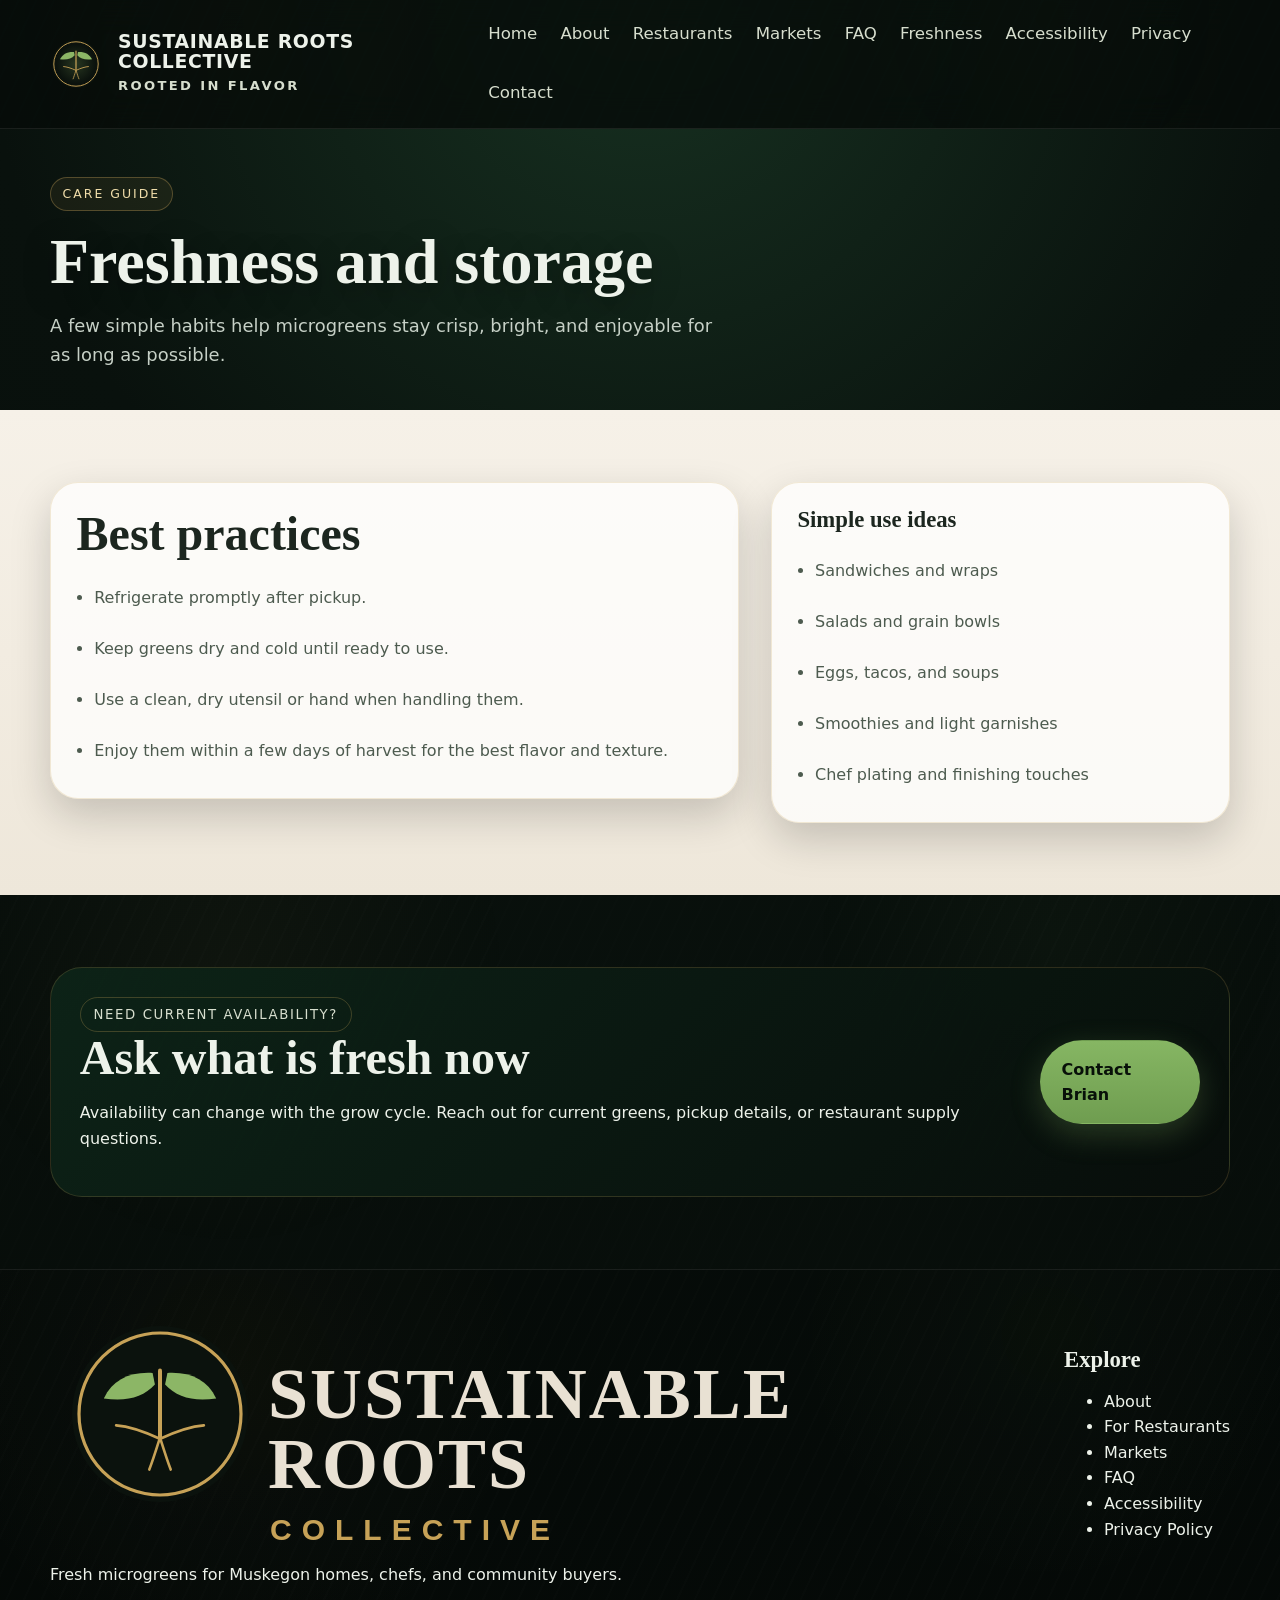
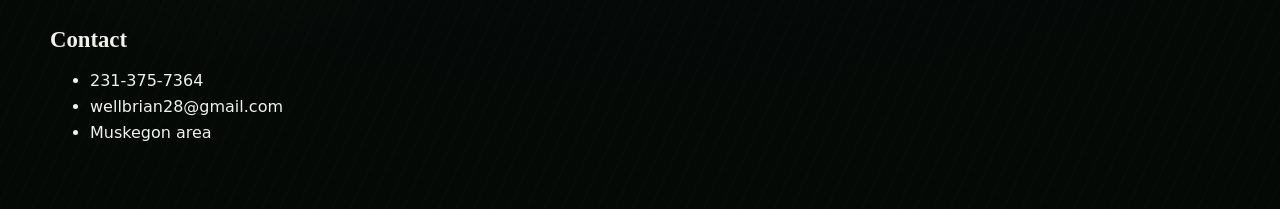
<file: freshness.html>
<!doctype html>
<html lang="en">
<head>
  <meta charset="UTF-8">
  <meta name="viewport" content="width=device-width, initial-scale=1.0">
  <title>Freshness & Storage | Sustainable Roots Collective</title>
  <meta name="description" content="How to store and use microgreens from Sustainable Roots Collective for the best freshness, flavor, and texture.">
  <meta property="og:title" content="Freshness & Storage | Sustainable Roots Collective">
  <meta property="og:description" content="Storage, handling, and use tips for local microgreens.">
  <meta property="og:type" content="website">
  <link rel="icon" href="assets/brand/favicon.svg" type="image/svg+xml">
  <link rel="stylesheet" href="styles.css">
</head>
<body>
  <header class="site-header">
    <div class="container nav">
      <a class="brand" href="index.html" aria-label="Sustainable Roots Collective home">
        <img src="assets/brand/logo-mark.svg" alt="Sustainable Roots Collective logo mark">
        <div>
          <div class="brand-name">SUSTAINABLE ROOTS COLLECTIVE</div>
          <div class="brand-tag">ROOTED IN FLAVOR</div>
        </div>
      </a>
      <nav class="nav-links" aria-label="Primary">
        <a href="index.html">Home</a>
        <a href="about.html">About</a>
        <a href="restaurants.html">Restaurants</a>
        <a href="markets.html">Markets</a>
        <a href="faq.html">FAQ</a>
        <a href="freshness.html" aria-current="page">Freshness</a>
        <a href="accessibility.html">Accessibility</a>
        <a href="privacy.html">Privacy</a>
        <a href="contact.html">Contact</a>
      </nav>
    </div>
  </header>

  <main>
    <section class="page-hero section-dark">
      <div class="container">
        <span class="eyebrow">Care Guide</span>
        <h1>Freshness and storage</h1>
        <p class="lead">A few simple habits help microgreens stay crisp, bright, and enjoyable for as long as possible.</p>
      </div>
    </section>

    <section class="section section-light">
      <div class="container utility-grid">
        <div class="policy-card">
          <h2>Best practices</h2>
          <ul class="list-clean">
            <li>Refrigerate promptly after pickup.</li>
            <li>Keep greens dry and cold until ready to use.</li>
            <li>Use a clean, dry utensil or hand when handling them.</li>
            <li>Enjoy them within a few days of harvest for the best flavor and texture.</li>
          </ul>
        </div>
        <div class="info-panel">
          <h3>Simple use ideas</h3>
          <ul class="list-clean">
            <li>Sandwiches and wraps</li>
            <li>Salads and grain bowls</li>
            <li>Eggs, tacos, and soups</li>
            <li>Smoothies and light garnishes</li>
            <li>Chef plating and finishing touches</li>
          </ul>
        </div>
      </div>
    </section>

    <section class="section section-dark">
      <div class="container cta-band">
        <div>
          <span class="inline-pill">Need current availability?</span>
          <h2>Ask what is fresh now</h2>
          <p>Availability can change with the grow cycle. Reach out for current greens, pickup details, or restaurant supply questions.</p>
        </div>
        <div class="btn-row">
          <a class="btn btn-primary" href="contact.html">Contact Brian</a>
        </div>
      </div>
    </section>
  </main>

  <footer class="site-footer">
    <div class="container footer-grid">
      <div>
        <img class="footer-mark" src="assets/brand/logo-lockup.svg" alt="Sustainable Roots Collective lockup">
        <p>Fresh microgreens for Muskegon homes, chefs, and community buyers.</p>
      </div>
      <div>
        <h3>Explore</h3>
        <ul>
          <li><a href="about.html">About</a></li>
          <li><a href="restaurants.html">For Restaurants</a></li>
          <li><a href="markets.html">Markets</a></li>
          <li><a href="faq.html">FAQ</a></li>
          <li><a href="accessibility.html">Accessibility</a></li>
          <li><a href="privacy.html">Privacy Policy</a></li>
        </ul>
      </div>
      <div>
        <h3>Contact</h3>
        <ul>
          <li><a href="tel:2313757364">231-375-7364</a></li>
          <li><a href="mailto:wellbrian28@gmail.com">wellbrian28@gmail.com</a></li>
          <li>Muskegon area</li>
        </ul>
      </div>
    </div>
  </footer>
</body>
</html>
</file>
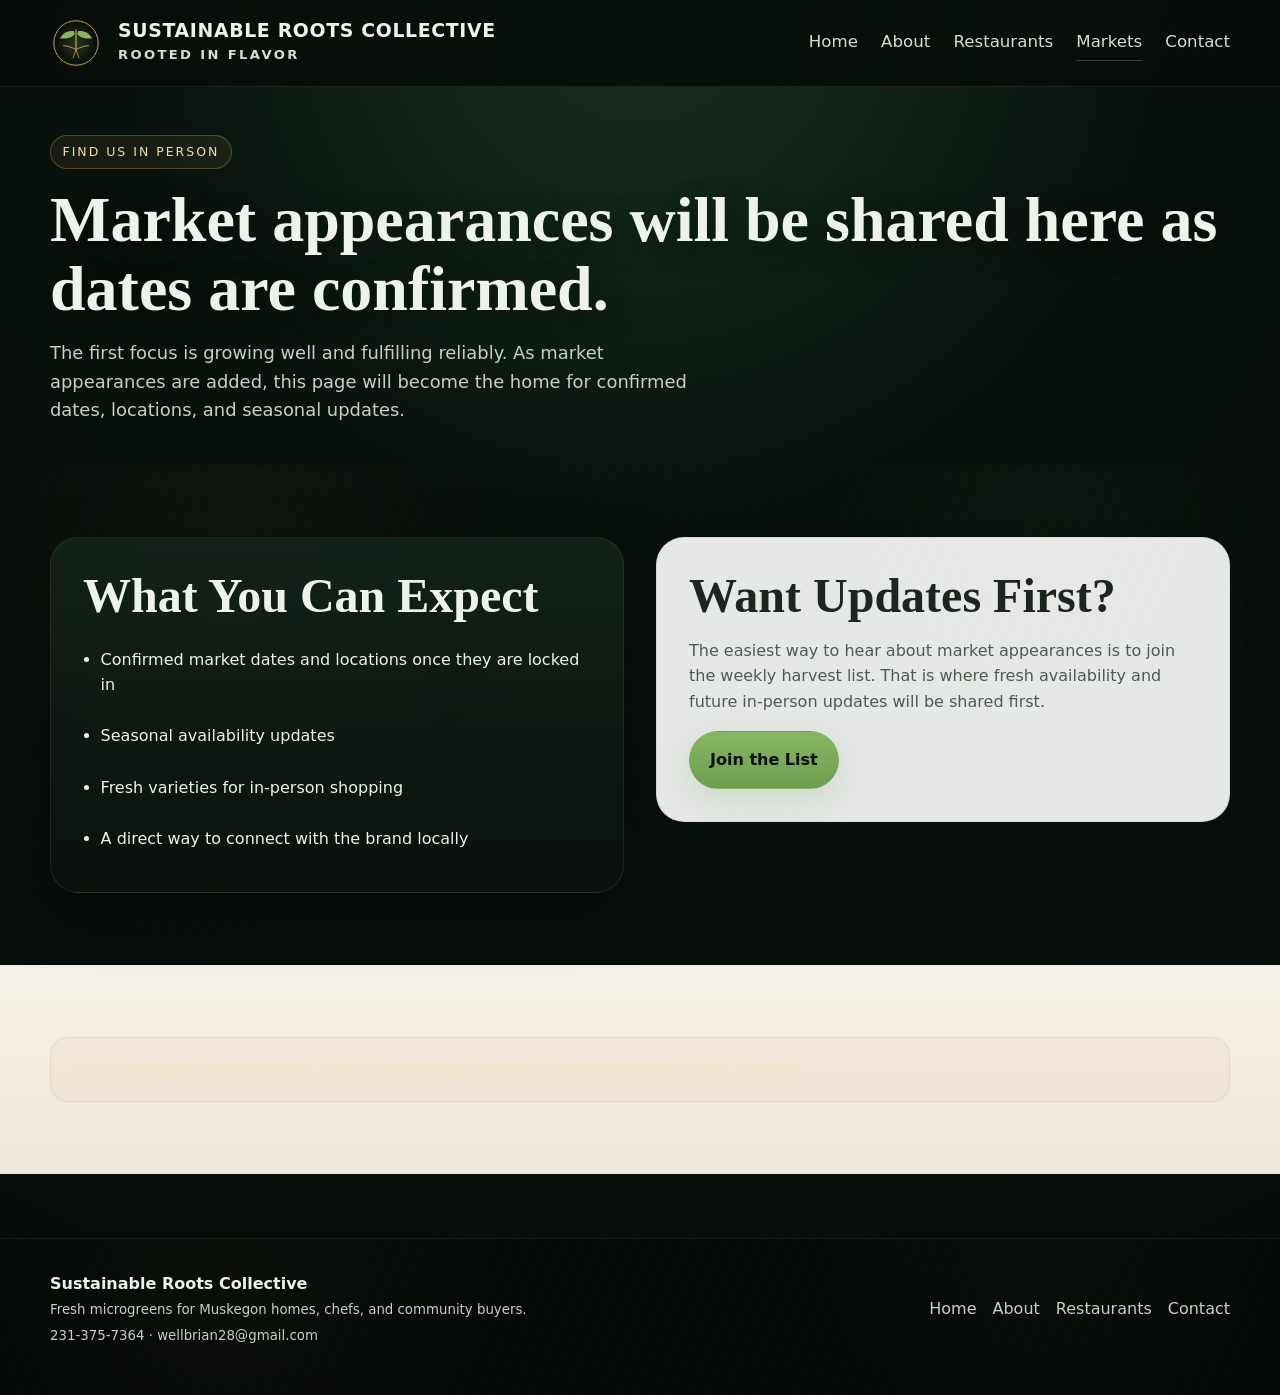
<file: markets.html>
<!DOCTYPE html>
<html lang="en">
<head>
  <meta charset="UTF-8" />
  <meta name="viewport" content="width=device-width, initial-scale=1.0" />
  <title>Markets | Sustainable Roots Collective</title>
  <meta name="description" content="Find local market updates and in-person appearances for Sustainable Roots Collective in Muskegon and nearby communities." />
  <meta property="og:title" content="Markets | Sustainable Roots Collective" />
  <meta property="og:description" content="See where Sustainable Roots Collective may appear in person and how to stay updated." />
  <meta property="og:image" content="assets/brand/hero-art-opt.png" />
  <link rel="icon" type="image/svg+xml" href="assets/brand/favicon.svg" />
  <link rel="canonical" href="https://sustainable-roots-collective-site.netlify.app/markets.html" />
  <link rel="stylesheet" href="styles.css" />
</head>
<body>
  <a class="skip-link" href="#main-content">Skip to content</a>
  <header class="site-header">
    <div class="container nav">
      <a class="brand" href="index.html" aria-label="Sustainable Roots Collective home">
        <img src="assets/brand/logo-mark.svg" alt="Sustainable Roots Collective mark" />
        <span class="brand-lockup">
          <span class="brand-name">Sustainable Roots Collective</span>
          <span class="brand-tag">Rooted in flavor</span>
        </span>
      </a>
      <nav class="nav-links" aria-label="Primary navigation">
        <a data-nav href="index.html">Home</a>
        <a data-nav href="about.html">About</a>
        <a data-nav href="restaurants.html">Restaurants</a>
        <a data-nav href="markets.html">Markets</a>
        <a data-nav href="contact.html">Contact</a>
      </nav>
    </div>
  </header>

  <main id="main-content" class="content-wrap">
    <section class="page-hero">
      <div class="container">
        <span class="eyebrow">Find us in person</span>
        <h1>Market appearances will be shared here as dates are confirmed.</h1>
        <p class="lead">The first focus is growing well and fulfilling reliably. As market appearances are added, this page will become the home for confirmed dates, locations, and seasonal updates.</p>
      </div>
    </section>

    <section class="section">
      <div class="container two-col">
        <div class="panel">
          <h2>What You Can Expect</h2>
          <ul class="list-clean">
            <li>Confirmed market dates and locations once they are locked in</li>
            <li>Seasonal availability updates</li>
            <li>Fresh varieties for in-person shopping</li>
            <li>A direct way to connect with the brand locally</li>
          </ul>
        </div>
        <div class="panel light">
          <h2>Want Updates First?</h2>
          <p>The easiest way to hear about market appearances is to join the weekly harvest list. That is where fresh availability and future in-person updates will be shared first.</p>
          <a class="btn btn-primary" href="contact.html">Join the List</a>
        </div>
      </div>
    </section>

    <section class="section section-light">
      <div class="container">
        <div class="callout">No placeholder promises here. This page will stay simple until there are real dates to share.</div>
      </div>
    </section>
  </main>

  <footer class="site-footer">
    <div class="container footer-grid">
      <div>
        <strong>Sustainable Roots Collective</strong><br/>
        <small>Fresh microgreens for Muskegon homes, chefs, and community buyers.</small><br/>
        <small><a href="tel:2313757364">231-375-7364</a> · <a href="mailto:wellbrian28@gmail.com">wellbrian28@gmail.com</a></small>
      </div>
      <div class="footer-links">
        <a href="index.html">Home</a>
        <a href="about.html">About</a>
        <a href="restaurants.html">Restaurants</a>
        <a href="contact.html">Contact</a>
      </div>
    </div>
  </footer>
  <script src="script.js"></script>
</body>
</html>
</file>
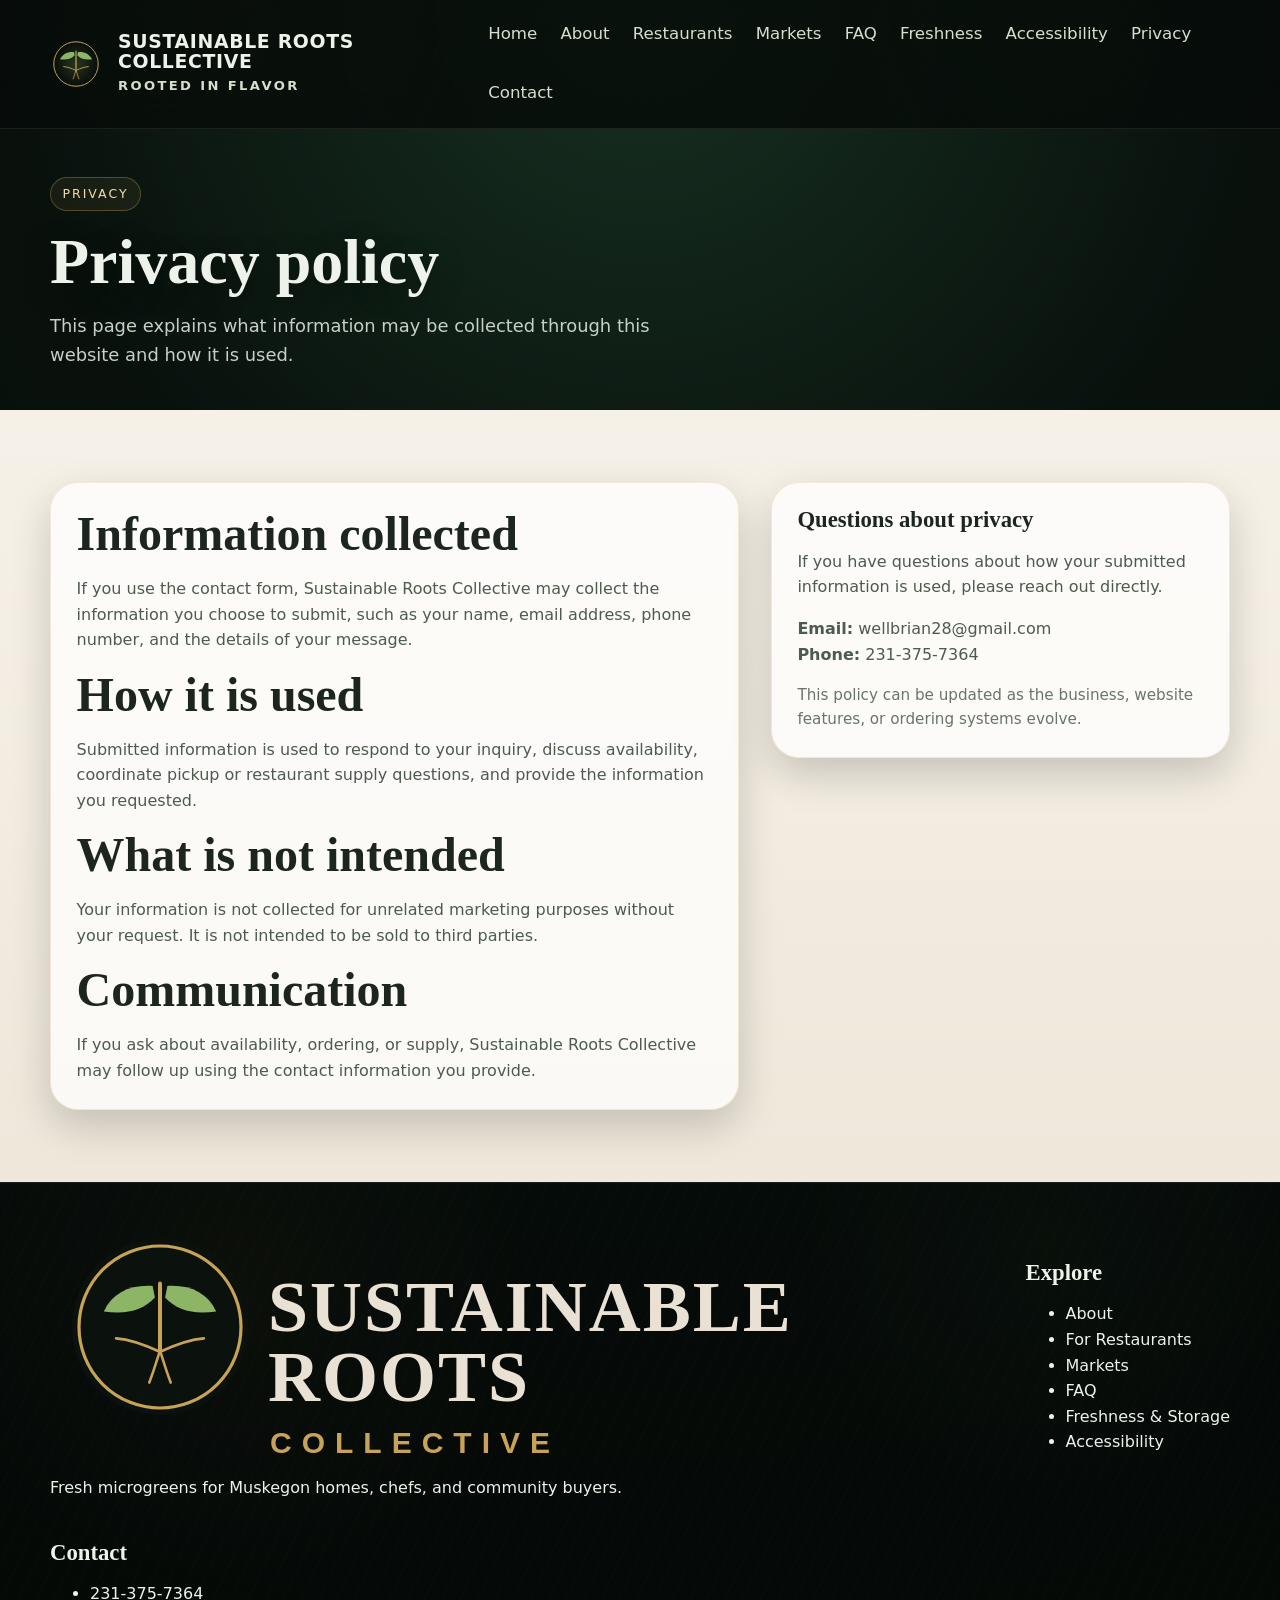
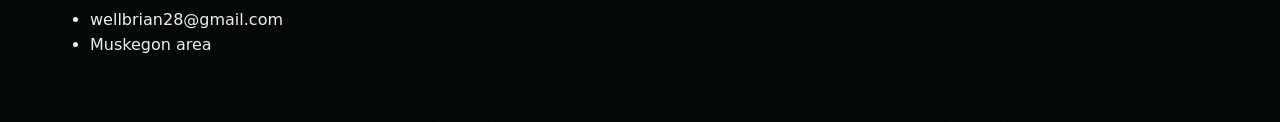
<file: privacy.html>
<!doctype html>
<html lang="en">
<head>
  <meta charset="UTF-8">
  <meta name="viewport" content="width=device-width, initial-scale=1.0">
  <title>Privacy Policy | Sustainable Roots Collective</title>
  <meta name="description" content="Privacy policy for Sustainable Roots Collective and this website's contact forms.">
  <meta property="og:title" content="Privacy Policy | Sustainable Roots Collective">
  <meta property="og:description" content="How inquiry information is used and protected.">
  <meta property="og:type" content="website">
  <link rel="icon" href="assets/brand/favicon.svg" type="image/svg+xml">
  <link rel="stylesheet" href="styles.css">
</head>
<body>
  <header class="site-header">
    <div class="container nav">
      <a class="brand" href="index.html" aria-label="Sustainable Roots Collective home">
        <img src="assets/brand/logo-mark.svg" alt="Sustainable Roots Collective logo mark">
        <div>
          <div class="brand-name">SUSTAINABLE ROOTS COLLECTIVE</div>
          <div class="brand-tag">ROOTED IN FLAVOR</div>
        </div>
      </a>
      <nav class="nav-links" aria-label="Primary">
        <a href="index.html">Home</a>
        <a href="about.html">About</a>
        <a href="restaurants.html">Restaurants</a>
        <a href="markets.html">Markets</a>
        <a href="faq.html">FAQ</a>
        <a href="freshness.html">Freshness</a>
        <a href="accessibility.html">Accessibility</a>
        <a href="privacy.html" aria-current="page">Privacy</a>
        <a href="contact.html">Contact</a>
      </nav>
    </div>
  </header>

  <main>
    <section class="page-hero section-dark">
      <div class="container">
        <span class="eyebrow">Privacy</span>
        <h1>Privacy policy</h1>
        <p class="lead">This page explains what information may be collected through this website and how it is used.</p>
      </div>
    </section>

    <section class="section section-light">
      <div class="container utility-grid">
        <div class="policy-card">
          <h2>Information collected</h2>
          <p>If you use the contact form, Sustainable Roots Collective may collect the information you choose to submit, such as your name, email address, phone number, and the details of your message.</p>

          <h2>How it is used</h2>
          <p>Submitted information is used to respond to your inquiry, discuss availability, coordinate pickup or restaurant supply questions, and provide the information you requested.</p>

          <h2>What is not intended</h2>
          <p>Your information is not collected for unrelated marketing purposes without your request. It is not intended to be sold to third parties.</p>

          <h2>Communication</h2>
          <p>If you ask about availability, ordering, or supply, Sustainable Roots Collective may follow up using the contact information you provide.</p>
        </div>

        <aside class="info-panel">
          <h3>Questions about privacy</h3>
          <p>If you have questions about how your submitted information is used, please reach out directly.</p>
          <p><strong>Email:</strong> <a href="mailto:wellbrian28@gmail.com">wellbrian28@gmail.com</a><br><strong>Phone:</strong> <a href="tel:2313757364">231-375-7364</a></p>
          <p class="small-muted">This policy can be updated as the business, website features, or ordering systems evolve.</p>
        </aside>
      </div>
    </section>
  </main>

  <footer class="site-footer">
    <div class="container footer-grid">
      <div>
        <img class="footer-mark" src="assets/brand/logo-lockup.svg" alt="Sustainable Roots Collective lockup">
        <p>Fresh microgreens for Muskegon homes, chefs, and community buyers.</p>
      </div>
      <div>
        <h3>Explore</h3>
        <ul>
          <li><a href="about.html">About</a></li>
          <li><a href="restaurants.html">For Restaurants</a></li>
          <li><a href="markets.html">Markets</a></li>
          <li><a href="faq.html">FAQ</a></li>
          <li><a href="freshness.html">Freshness & Storage</a></li>
          <li><a href="accessibility.html">Accessibility</a></li>
        </ul>
      </div>
      <div>
        <h3>Contact</h3>
        <ul>
          <li><a href="tel:2313757364">231-375-7364</a></li>
          <li><a href="mailto:wellbrian28@gmail.com">wellbrian28@gmail.com</a></li>
          <li>Muskegon area</li>
        </ul>
      </div>
    </div>
  </footer>
</body>
</html>
</file>
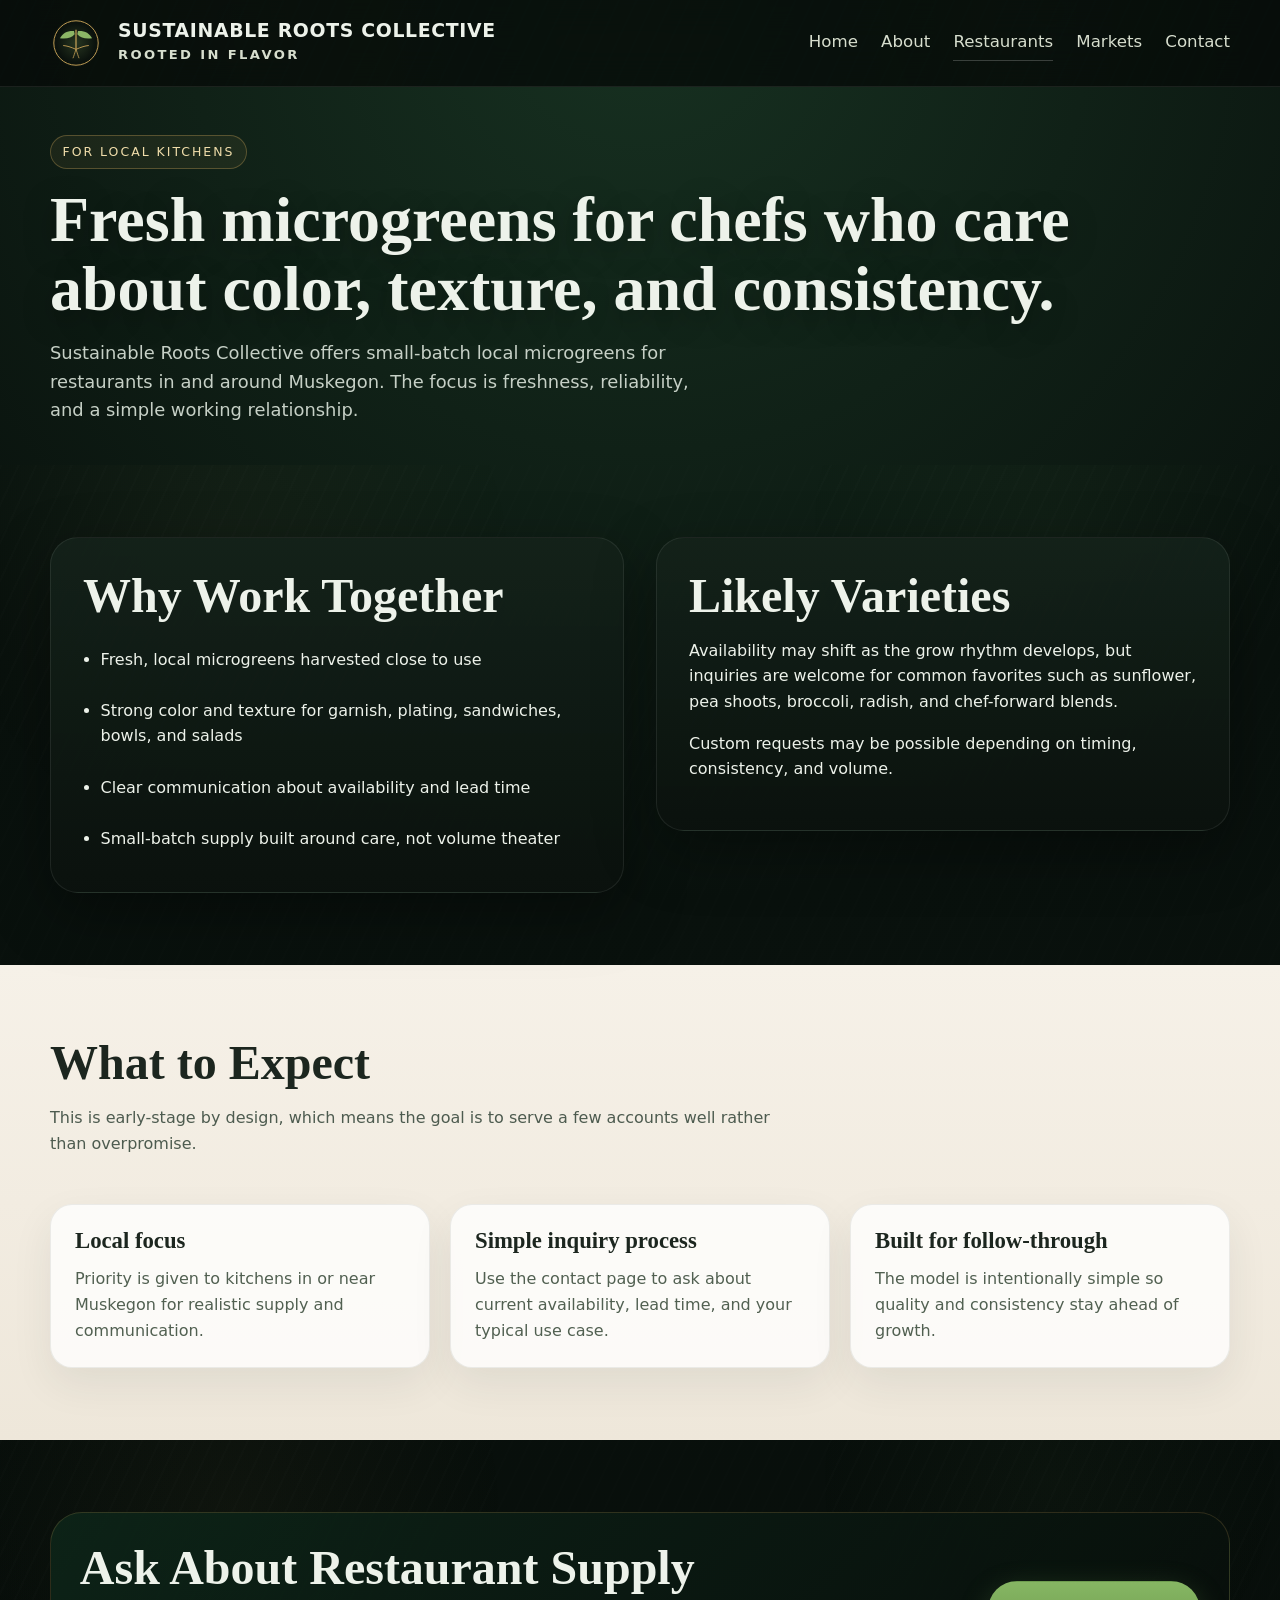
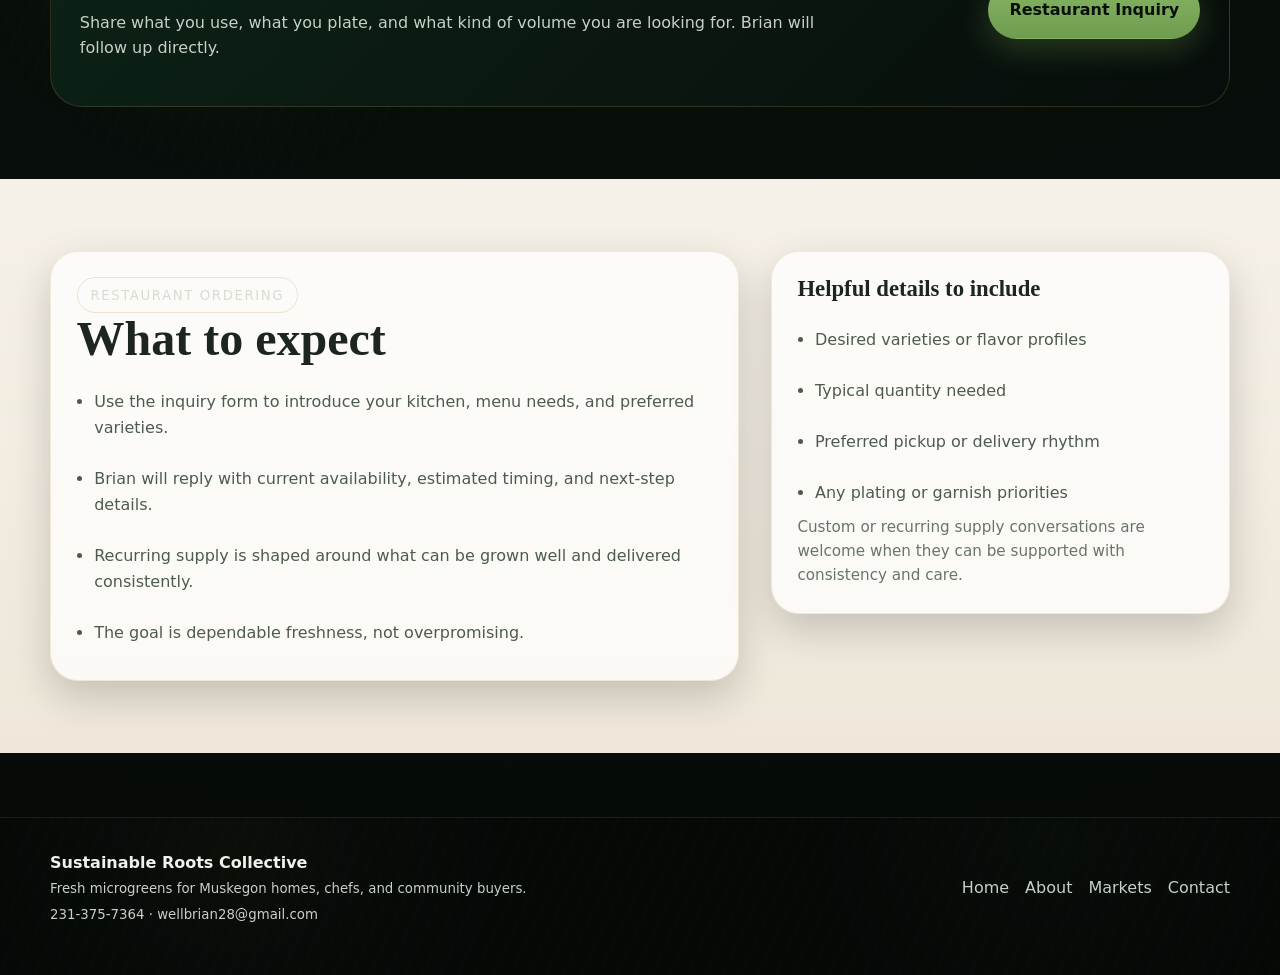
<file: restaurants.html>
<!DOCTYPE html>
<html lang="en">
<head>
  <meta charset="UTF-8" />
  <meta name="viewport" content="width=device-width, initial-scale=1.0" />
  <title>Restaurants | Sustainable Roots Collective</title>
  <meta name="description" content="Restaurant microgreens for Muskegon-area kitchens. Ask about fresh local supply, current varieties, and chef-focused inquiries." />
  <meta property="og:title" content="Restaurant Supply | Sustainable Roots Collective" />
  <meta property="og:description" content="Fresh, local microgreens for color, texture, flavor, and reliable chef use." />
  <meta property="og:image" content="assets/brand/hero-art-opt.png" />
  <link rel="icon" type="image/svg+xml" href="assets/brand/favicon.svg" />
  <link rel="canonical" href="https://sustainable-roots-collective-site.netlify.app/restaurants.html" />
  <link rel="stylesheet" href="styles.css" />
</head>
<body>
  <a class="skip-link" href="#main-content">Skip to content</a>
  <header class="site-header">
    <div class="container nav">
      <a class="brand" href="index.html" aria-label="Sustainable Roots Collective home">
        <img src="assets/brand/logo-mark.svg" alt="Sustainable Roots Collective mark" />
        <span class="brand-lockup">
          <span class="brand-name">Sustainable Roots Collective</span>
          <span class="brand-tag">Rooted in flavor</span>
        </span>
      </a>
      <nav class="nav-links" aria-label="Primary navigation">
        <a data-nav href="index.html">Home</a>
        <a data-nav href="about.html">About</a>
        <a data-nav href="restaurants.html">Restaurants</a>
        <a data-nav href="markets.html">Markets</a>
        <a data-nav href="contact.html">Contact</a>
      </nav>
    </div>
  </header>

  <main id="main-content" class="content-wrap">
    <section class="page-hero">
      <div class="container">
        <span class="eyebrow">For local kitchens</span>
        <h1>Fresh microgreens for chefs who care about color, texture, and consistency.</h1>
        <p class="lead">Sustainable Roots Collective offers small-batch local microgreens for restaurants in and around Muskegon. The focus is freshness, reliability, and a simple working relationship.</p>
      </div>
    </section>

    <section class="section">
      <div class="container two-col">
        <div class="panel">
          <h2>Why Work Together</h2>
          <ul class="list-clean">
            <li>Fresh, local microgreens harvested close to use</li>
            <li>Strong color and texture for garnish, plating, sandwiches, bowls, and salads</li>
            <li>Clear communication about availability and lead time</li>
            <li>Small-batch supply built around care, not volume theater</li>
          </ul>
        </div>
        <div class="panel">
          <h2>Likely Varieties</h2>
          <p>Availability may shift as the grow rhythm develops, but inquiries are welcome for common favorites such as sunflower, pea shoots, broccoli, radish, and chef-forward blends.</p>
          <p>Custom requests may be possible depending on timing, consistency, and volume.</p>
        </div>
      </div>
    </section>

    <section class="section section-light">
      <div class="container">
        <div class="section-head">
          <div>
            <h2>What to Expect</h2>
            <p class="section-sub">This is early-stage by design, which means the goal is to serve a few accounts well rather than overpromise.</p>
          </div>
        </div>
        <div class="cards">
          <article class="card"><h3>Local focus</h3><p>Priority is given to kitchens in or near Muskegon for realistic supply and communication.</p></article>
          <article class="card"><h3>Simple inquiry process</h3><p>Use the contact page to ask about current availability, lead time, and your typical use case.</p></article>
          <article class="card"><h3>Built for follow-through</h3><p>The model is intentionally simple so quality and consistency stay ahead of growth.</p></article>
        </div>
      </div>
    </section>

    <section class="section alt">
      <div class="container">
        <div class="cta-band">
          <div>
            <h2>Ask About Restaurant Supply</h2>
            <p class="section-sub">Share what you use, what you plate, and what kind of volume you are looking for. Brian will follow up directly.</p>
          </div>
          <a class="btn btn-primary" href="contact.html">Restaurant Inquiry</a>
        </div>
      </div>
    </section>
  
      <section class="section section-light">
        <div class="container utility-grid">
          <div class="policy-card">
            <span class="inline-pill">Restaurant Ordering</span>
            <h2>What to expect</h2>
            <ul class="list-clean">
              <li>Use the inquiry form to introduce your kitchen, menu needs, and preferred varieties.</li>
              <li>Brian will reply with current availability, estimated timing, and next-step details.</li>
              <li>Recurring supply is shaped around what can be grown well and delivered consistently.</li>
              <li>The goal is dependable freshness, not overpromising.</li>
            </ul>
          </div>
          <div class="info-panel">
            <h3>Helpful details to include</h3>
            <ul class="list-clean">
              <li>Desired varieties or flavor profiles</li>
              <li>Typical quantity needed</li>
              <li>Preferred pickup or delivery rhythm</li>
              <li>Any plating or garnish priorities</li>
            </ul>
            <p class="small-muted">Custom or recurring supply conversations are welcome when they can be supported with consistency and care.</p>
          </div>
        </div>
      </section>

  </main>

  <footer class="site-footer">
    <div class="container footer-grid">
      <div>
        <strong>Sustainable Roots Collective</strong><br/>
        <small>Fresh microgreens for Muskegon homes, chefs, and community buyers.</small><br/>
        <small><a href="tel:2313757364">231-375-7364</a> · <a href="mailto:wellbrian28@gmail.com">wellbrian28@gmail.com</a></small>
      </div>
      <div class="footer-links">
        <a href="index.html">Home</a>
        <a href="about.html">About</a>
        <a href="markets.html">Markets</a>
        <a href="contact.html">Contact</a>
      </div>
    </div>
  </footer>
  <script src="script.js"></script>
</body>
</html>
</file>
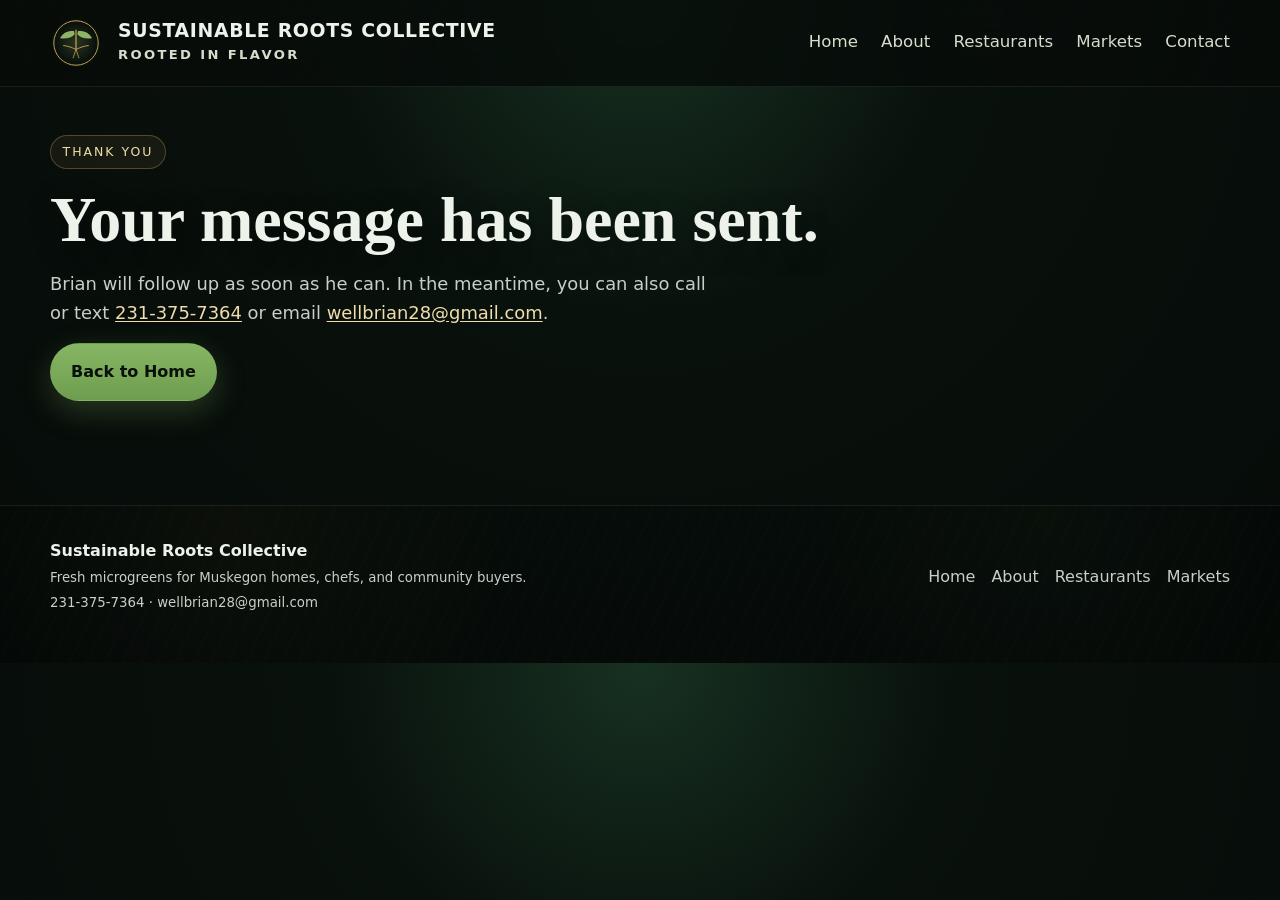
<file: thank-you.html>
<!DOCTYPE html>
<html lang="en">
<head>
  <meta charset="UTF-8" />
  <meta name="viewport" content="width=device-width, initial-scale=1.0" />
  <title>Thank You | Sustainable Roots Collective</title>
  <meta name="description" content="Thanks for contacting Sustainable Roots Collective. Brian will follow up soon." />
  <link rel="icon" type="image/svg+xml" href="assets/brand/favicon.svg" />
  <link rel="stylesheet" href="styles.css" />
</head>
<body>
  <a class="skip-link" href="#main-content">Skip to content</a>
  <header class="site-header">
    <div class="container nav">
      <a class="brand" href="index.html" aria-label="Sustainable Roots Collective home">
        <img src="assets/brand/logo-mark.svg" alt="Sustainable Roots Collective mark" />
        <span class="brand-lockup">
          <span class="brand-name">Sustainable Roots Collective</span>
          <span class="brand-tag">Rooted in flavor</span>
        </span>
      </a>
      <nav class="nav-links" aria-label="Primary navigation">
        <a data-nav href="index.html">Home</a>
        <a data-nav href="about.html">About</a>
        <a data-nav href="restaurants.html">Restaurants</a>
        <a data-nav href="markets.html">Markets</a>
        <a data-nav href="contact.html">Contact</a>
      </nav>
    </div>
  </header>

  <main id="main-content" class="content-wrap">
    <section class="page-hero">
      <div class="container">
        <span class="eyebrow">Thank you</span>
        <h1>Your message has been sent.</h1>
        <p class="lead">Brian will follow up as soon as he can. In the meantime, you can also call or text <a class="inline-link" href="tel:2313757364">231-375-7364</a> or email <a class="inline-link" href="mailto:wellbrian28@gmail.com">wellbrian28@gmail.com</a>.</p>
        <p><a class="btn btn-primary" href="index.html">Back to Home</a></p>
      </div>
    </section>
  </main>

  <footer class="site-footer">
    <div class="container footer-grid">
      <div>
        <strong>Sustainable Roots Collective</strong><br/>
        <small>Fresh microgreens for Muskegon homes, chefs, and community buyers.</small><br/>
        <small><a href="tel:2313757364">231-375-7364</a> · <a href="mailto:wellbrian28@gmail.com">wellbrian28@gmail.com</a></small>
      </div>
      <div class="footer-links">
        <a href="index.html">Home</a>
        <a href="about.html">About</a>
        <a href="restaurants.html">Restaurants</a>
        <a href="markets.html">Markets</a>
      </div>
    </div>
  </footer>
  <script src="script.js"></script>
</body>
</html>
</file>
<file: styles.css>
:root{
  --bg:#09110d;
  --bg-soft:#0f1914;
  --bg-deeper:#060b08;
  --panel:rgba(18,32,24,.82);
  --panel-strong:rgba(12,20,16,.94);
  --panel-2:#f3efe6;
  --text:#edf2ea;
  --muted:#c6d0c6;
  --green:#86b663;
  --green-deep:#2e5b3f;
  --gold:#c7a257;
  --gold-soft:#f0ddaa;
  --cream:#f5f0e7;
  --ink:#1c261f;
  --line:rgba(255,255,255,.08);
  --line-strong:rgba(255,255,255,.16);
  --shadow:0 20px 60px rgba(0,0,0,.35);
  --radius:22px;
  --max:1180px;
}
*{box-sizing:border-box}
html{scroll-behavior:smooth}
body{margin:0;font-family:Inter,system-ui,-apple-system,BlinkMacSystemFont,"Segoe UI",sans-serif;background:radial-gradient(circle at top,#173121 0%, var(--bg) 34%, var(--bg-deeper) 100%);color:var(--text);line-height:1.6}
a{color:inherit;text-decoration:none}
a:hover{text-decoration:none}
img{max-width:100%;display:block}
.container{width:min(var(--max), calc(100% - 2rem));margin:0 auto}
.skip-link{position:absolute;left:-999px;top:auto;width:1px;height:1px;overflow:hidden}
.skip-link:focus{left:1rem;top:1rem;width:auto;height:auto;padding:.8rem 1rem;background:#fff;color:#000;z-index:999;border-radius:999px}
.site-header{position:sticky;top:0;z-index:100;backdrop-filter:blur(18px);background:rgba(7,11,9,.72);border-bottom:1px solid var(--line)}
.nav{display:flex;align-items:center;justify-content:space-between;padding:.9rem 0;gap:1rem}
.brand{display:flex;align-items:center;gap:.85rem;font-weight:700;letter-spacing:.04em}
.brand img{width:44px;height:44px}
.brand-lockup{display:flex;flex-direction:column}
.brand-name{font-size:.98rem;text-transform:uppercase;line-height:1.05}
.brand-tag{font-size:.68rem;color:var(--muted);text-transform:uppercase;letter-spacing:.16em}
.nav-links{display:flex;gap:1.2rem;align-items:center;flex-wrap:wrap}
.nav-links a{color:var(--muted);font-size:.98rem;padding:.25rem 0;border-bottom:1px solid transparent}
.nav-links a:hover,.nav-links a.active{color:#fff;border-color:rgba(255,255,255,.2)}
.btn{display:inline-flex;align-items:center;justify-content:center;padding:.95rem 1.25rem;border-radius:999px;font-weight:700;border:1px solid transparent;transition:.2s ease;cursor:pointer;min-height:48px}
.btn:hover{transform:translateY(-1px)}
.btn-primary{background:linear-gradient(180deg,var(--green),#6f9d50);color:#081009;box-shadow:0 10px 30px rgba(134,182,99,.25)}
.btn-secondary{background:transparent;border-color:rgba(199,162,87,.45);color:var(--cream)}
.btn-secondary:hover{background:rgba(199,162,87,.08)}
.btn-text{display:inline-flex;align-items:center;gap:.35rem;color:var(--gold-soft);font-weight:700}
.hero{padding:4rem 0 2.5rem}
.hero-grid{display:grid;grid-template-columns:1.05fr .95fr;gap:2rem;align-items:center}
.eyebrow{display:inline-block;margin-bottom:1rem;padding:.38rem .72rem;border-radius:999px;border:1px solid rgba(199,162,87,.35);color:var(--gold-soft);background:rgba(199,162,87,.08);font-size:.78rem;text-transform:uppercase;letter-spacing:.16em}
h1,h2,h3{font-family:Georgia,"Times New Roman",serif;line-height:1.08;margin:0 0 1rem}
h1{font-size:clamp(2.8rem,7vw,5.4rem);text-shadow:0 8px 30px rgba(0,0,0,.35)}
h2{font-size:clamp(2rem,4vw,3rem)}
h3{font-size:1.42rem}
p{margin:0 0 1rem}
.lead{font-size:1.12rem;color:var(--muted);max-width:42rem}
.hero-actions{display:flex;gap:1rem;flex-wrap:wrap;margin:1.6rem 0 1.1rem}
.hero-note{color:#d3ddcf;font-size:.96rem;max-width:42rem}
.hero-art-wrap{position:relative}
.hero-art-wrap::before{content:"";position:absolute;inset:-8% -4% auto -4%;height:78%;background:radial-gradient(circle,rgba(134,182,99,.28),transparent 62%);filter:blur(20px);z-index:0}
.hero-art{position:relative;z-index:1;border-radius:28px;overflow:hidden;border:1px solid rgba(255,255,255,.08);box-shadow:var(--shadow)}
.hero-art img{width:100%;height:auto}
.section{padding:4.5rem 0}
.section.alt{background:linear-gradient(180deg,transparent,rgba(255,255,255,.02) 8%, transparent)}
.section-light{background:linear-gradient(180deg,#f6f1e8 0%, #eee7da 100%);color:var(--ink)}
.section-light .section-sub,.section-light .muted,.section-light p,.section-light li,.section-light small{color:#4d5b4f}
.section-head{display:flex;justify-content:space-between;gap:2rem;align-items:end;margin-bottom:2rem}
.section-sub{max-width:46rem;color:var(--muted)}
.cards{display:grid;grid-template-columns:repeat(3,minmax(0,1fr));gap:1.25rem;align-items:stretch}
.card{background:linear-gradient(180deg,rgba(20,34,26,.9),rgba(13,21,17,.94));border:1px solid var(--line);padding:1.5rem;border-radius:var(--radius);box-shadow:var(--shadow);display:flex;flex-direction:column;min-height:100%}
.card h3{margin-bottom:.8rem}
.card p{margin:.4rem 0 0;color:var(--muted)}
.card .btn,.card p:last-child{margin-top:auto}
.card .btn{align-self:flex-start}
.section-light .card{background:rgba(255,255,255,.78);border-color:rgba(28,38,31,.08);box-shadow:0 16px 40px rgba(41,54,46,.08)}
.section-light .card p{color:#516051}
.product-showcase{display:grid;grid-template-columns:1.15fr .85fr;gap:1.5rem;align-items:stretch;margin-top:1.8rem}
.product-feature,.product-stack{display:grid;gap:1rem}
.product-stack{grid-template-columns:1fr 1fr}
.product-shot{position:relative;overflow:hidden;border-radius:26px;border:1px solid rgba(199,162,87,.22);min-height:260px;background:linear-gradient(145deg,rgba(134,182,99,.2),rgba(13,21,17,.82));box-shadow:0 16px 40px rgba(41,54,46,.12)}
.product-shot.tall{min-height:100%}
.product-shot::before{content:'';position:absolute;inset:0;background:radial-gradient(circle at 20% 20%,rgba(255,255,255,.28),transparent 36%),linear-gradient(160deg,rgba(134,182,99,.15),transparent 55%)}
.product-shot::after{content:'';position:absolute;left:0;right:0;bottom:0;height:42%;background:linear-gradient(180deg,transparent,rgba(7,11,9,.7))}
.product-shot img{position:absolute;inset:0;width:100%;height:100%;object-fit:cover;opacity:.18;mix-blend-mode:multiply;filter:saturate(.8)}
.product-label{position:absolute;left:1rem;right:1rem;bottom:1rem;z-index:1;background:rgba(245,240,231,.92);color:var(--ink);border:1px solid rgba(199,162,87,.26);border-radius:20px;padding:.95rem 1rem;box-shadow:0 12px 30px rgba(41,54,46,.12)}
.product-label strong{display:block;font-family:Georgia,"Times New Roman",serif;font-size:1.08rem;margin-bottom:.2rem}
.product-label span{display:block;color:#556454;font-size:.95rem;line-height:1.45}
.product-note{margin-top:1rem;color:#556454;font-size:.96rem}
.value-list{display:grid;grid-template-columns:repeat(5,minmax(0,1fr));gap:.8rem;margin-top:1.2rem}
.value-chip{padding:.85rem 1rem;border-radius:999px;border:1px solid rgba(199,162,87,.25);text-align:center;color:#6a5836;background:rgba(199,162,87,.08);font-weight:600;font-size:.95rem}
.two-col{display:grid;grid-template-columns:1fr 1fr;gap:2rem;align-items:start}
.story-card,.panel{background:linear-gradient(180deg,rgba(20,34,26,.92),rgba(11,18,14,.96));padding:2rem;border-radius:28px;border:1px solid var(--line);box-shadow:var(--shadow)}
.panel.light{background:rgba(255,255,255,.9);color:var(--ink);border-color:rgba(28,38,31,.08);box-shadow:0 16px 40px rgba(41,54,46,.08)}
.panel.light p,.panel.light li,.panel.light small{color:#4d5b4f}
.about-brand-card{background:linear-gradient(145deg,#15221a,#0a110d 82%);color:var(--text);border:1px solid rgba(199,162,87,.24);position:relative;overflow:hidden}
.about-brand-card::before{content:'';position:absolute;inset:auto -8% -10% auto;width:220px;height:220px;background:radial-gradient(circle,rgba(134,182,99,.18),transparent 64%);filter:blur(10px)}
.about-brand-lockup{max-width:460px;margin:0 auto 1.25rem;filter:drop-shadow(0 14px 34px rgba(0,0,0,.32))}
.about-brand-card .callout{background:rgba(245,240,231,.08);border-color:rgba(199,162,87,.28);color:#f2e6c5}
.steps{display:grid;grid-template-columns:repeat(4,minmax(0,1fr));gap:1rem}
.step{padding:1.4rem 1.35rem;border-radius:22px;background:rgba(255,255,255,.04);border:1px solid var(--line);display:grid;grid-template-columns:auto 1fr;grid-template-rows:auto auto;column-gap:1rem;row-gap:.4rem;align-items:start}
.step p:last-child{margin-bottom:0;grid-column:2}
.step strong{grid-column:2;display:block;padding-top:.18rem}
.step-num{display:inline-flex;width:2.25rem;height:2.25rem;border-radius:50%;background:rgba(134,182,99,.16);color:#d9efcc;align-items:center;justify-content:center;font-weight:700;grid-row:1 / span 2;align-self:start;margin-top:.12rem}
.cta-band{padding:2rem;border-radius:28px;background:linear-gradient(135deg,rgba(134,182,99,.18),rgba(199,162,87,.12));border:1px solid rgba(255,255,255,.08);display:flex;justify-content:space-between;gap:1.5rem;align-items:center}
.site-footer{border-top:1px solid var(--line);padding:2rem 0 3rem;background:rgba(0,0,0,.18)}
.footer-grid{display:flex;justify-content:space-between;gap:1.5rem;flex-wrap:wrap;align-items:center}
.footer-links{display:flex;gap:1rem;flex-wrap:wrap;color:var(--muted)}
.footer-links a:hover{color:#fff}
.page-hero{padding:3rem 0 1.5rem}
.page-hero h1{font-size:clamp(2.4rem,5vw,4rem)}
.content-wrap{padding-bottom:4rem}
.contact-grid{display:grid;grid-template-columns:.9fr 1.1fr;gap:1.5rem}
form{display:grid;gap:1rem}
label{font-weight:600;display:block;margin-bottom:.35rem}
input,textarea,select{width:100%;padding:.95rem 1rem;border-radius:16px;border:1px solid rgba(255,255,255,.12);background:rgba(255,255,255,.04);color:#fff;font:inherit}
select option{color:#111}
textarea{min-height:150px;resize:vertical}
input::placeholder,textarea::placeholder{color:#aeb9ae}
input:focus,textarea:focus,select:focus,a:focus,button:focus{outline:3px solid rgba(199,162,87,.45);outline-offset:2px}
small{color:var(--muted)}
.stat-grid{display:grid;grid-template-columns:repeat(3,1fr);gap:1rem}
.stat{padding:1.2rem;border-radius:20px;background:rgba(255,255,255,.04);border:1px solid var(--line)}
.stat strong{display:block;font-size:1.8rem;font-family:Georgia,"Times New Roman",serif;color:#f4e3b8}
.list-clean{margin:0;padding-left:1.1rem}
.list-clean li{margin:.55rem 0}
.faq-grid{display:grid;grid-template-columns:repeat(2,minmax(0,1fr));gap:1rem}
.faq{padding:1.35rem;border-radius:20px;background:rgba(255,255,255,.04);border:1px solid var(--line)}
.faq p:last-child{margin-bottom:0}
.callout{padding:1.15rem 1.2rem;border-radius:18px;background:rgba(199,162,87,.08);border:1px solid rgba(199,162,87,.2);color:#f2e6c5}
.inline-link{color:var(--gold-soft);text-decoration:underline;text-underline-offset:2px}
@media (max-width: 980px){
  .hero-grid,.two-col,.contact-grid,.product-showcase{grid-template-columns:1fr}
  .cards{grid-template-columns:1fr 1fr}
  .steps{grid-template-columns:1fr 1fr}
  .value-list,.stat-grid,.faq-grid,.product-stack{grid-template-columns:1fr 1fr}
  .cta-band,.section-head,.nav{align-items:flex-start}
}
@media (max-width: 700px){
  .nav{flex-direction:column}
  .nav-links{width:100%;justify-content:flex-start}
  .cards,.steps,.value-list,.stat-grid,.faq-grid,.product-stack{grid-template-columns:1fr}
  .hero{padding-top:2.5rem}
  h1{font-size:clamp(2.4rem,12vw,4rem)}
  .cta-band{flex-direction:column;align-items:flex-start}
  .step{grid-template-columns:1fr;row-gap:.7rem}
  .step strong,.step p:last-child{grid-column:auto}
  .step-num{grid-row:auto;margin-top:0}
}


/* --- Preview-ready refinements: balanced brand bar + preserved hero magic --- */
.site-header{
  background: rgba(7,11,9,.82) !important;
}

.nav{
  padding: 1.05rem 0 !important;
  gap: 1.25rem !important;
}

.brand{
  gap: 1rem !important;
}

.brand img{
  width: 52px !important;
  height: 52px !important;
}

.brand-name{
  font-size: 1.18rem !important;
  line-height: 1.05 !important;
  letter-spacing: .035em !important;
}

.brand-tag{
  font-size: .82rem !important;
  letter-spacing: .18em !important;
  color: #d7dece !important;
  margin-top: .18rem !important;
}

.nav-links{
  gap: 1.45rem !important;
}

.nav-links a{
  font-size: 1.04rem !important;
  color: #d7dece !important;
}

/* restore and slightly deepen the immersive hero feel */
.hero{
  padding: 4.15rem 0 2.8rem !important;
}

.hero-art-wrap::before{
  inset: -10% -6% auto -6% !important;
  height: 82% !important;
  background:
    radial-gradient(circle, rgba(134,182,99,.36), transparent 58%),
    radial-gradient(circle at 50% 42%, rgba(199,162,87,.14), transparent 52%) !important;
  filter: blur(24px) !important;
}

.hero-art{
  border: 1px solid rgba(255,255,255,.1) !important;
  box-shadow:
    0 22px 70px rgba(0,0,0,.42),
    0 0 0 1px rgba(255,255,255,.02) inset !important;
}

/* subtle texture for dark areas only */
.site-header,
.section:not(.section-light),
.site-footer{
  background-image:
    radial-gradient(circle at 18% 20%, rgba(199,162,87,.04), transparent 26%),
    radial-gradient(circle at 82% 12%, rgba(134,182,99,.03), transparent 22%),
    repeating-linear-gradient(115deg, rgba(255,255,255,.008) 0 2px, transparent 2px 16px) !important;
  background-blend-mode: soft-light, soft-light, soft-light !important;
}

@media (max-width: 900px){
  .nav{
    padding: .95rem 0 !important;
  }

  .brand img{
    width: 46px !important;
    height: 46px !important;
  }

  .brand-name{
    font-size: 1.04rem !important;
  }

  .brand-tag{
    font-size: .74rem !important;
    letter-spacing: .16em !important;
  }

  .nav-links a{
    font-size: .98rem !important;
  }
}



/* --- Launch prep additions --- */
.utility-grid{
  display:grid;
  grid-template-columns: 1.2fr .8fr;
  gap:2rem;
  align-items:start;
}
.policy-card, .faq-list, .info-panel, .notice-card{
  background: linear-gradient(135deg, rgba(12,28,20,.9), rgba(14,22,18,.82));
  border: 1px solid rgba(199,162,87,.22);
  border-radius: 28px;
  padding: 1.6rem;
  box-shadow: 0 16px 40px rgba(0,0,0,.18);
}
.section-light .policy-card,
.section-light .faq-list,
.section-light .info-panel,
.section-light .notice-card{
  background: rgba(255,255,255,.75);
}
.notice-card p:last-child,
.policy-card p:last-child,
.info-panel p:last-child{
  margin-bottom:0;
}
.faq-list details{
  border-top:1px solid rgba(199,162,87,.18);
  padding:1rem 0;
}
.faq-list details:first-child{border-top:none;padding-top:0;}
.faq-list summary{
  cursor:pointer;
  font-weight:700;
  list-style:none;
  padding-right:1rem;
}
.faq-list summary::-webkit-details-marker{display:none;}
.faq-list details[open] summary{margin-bottom:.7rem;}
.small-muted{
  font-size:.95rem;
  opacity:.84;
}
.form-consent{
  font-size:.94rem;
  line-height:1.55;
  opacity:.92;
  margin-top:.9rem;
}
.form-consent input{
  width:1rem;
  height:1rem;
  margin-right:.55rem;
  vertical-align:middle;
}
.link-list{
  display:grid;
  gap:.6rem;
  padding:0;
  list-style:none;
}
.link-list a{text-decoration:none;}
.list-clean{
  margin:0;
  padding-left:1.1rem;
  display:grid;
  gap:.5rem;
}
.cta-band{
  background: linear-gradient(135deg, rgba(13,36,24,.95), rgba(8,14,11,.94));
  border:1px solid rgba(199,162,87,.2);
  border-radius:32px;
  padding:1.8rem;
  display:flex;
  justify-content:space-between;
  gap:1.5rem;
  align-items:center;
}
.cta-band .btn-row{margin-top:0;}
.inline-pill{
  display:inline-block;
  padding:.38rem .8rem;
  border-radius:999px;
  border:1px solid rgba(199,162,87,.28);
  color:#d7dece;
  font-size:.83rem;
  letter-spacing:.12em;
  text-transform:uppercase;
}
@media (max-width: 900px){
  .utility-grid{grid-template-columns:1fr;}
  .cta-band{flex-direction:column; align-items:flex-start;}
}
</file>
